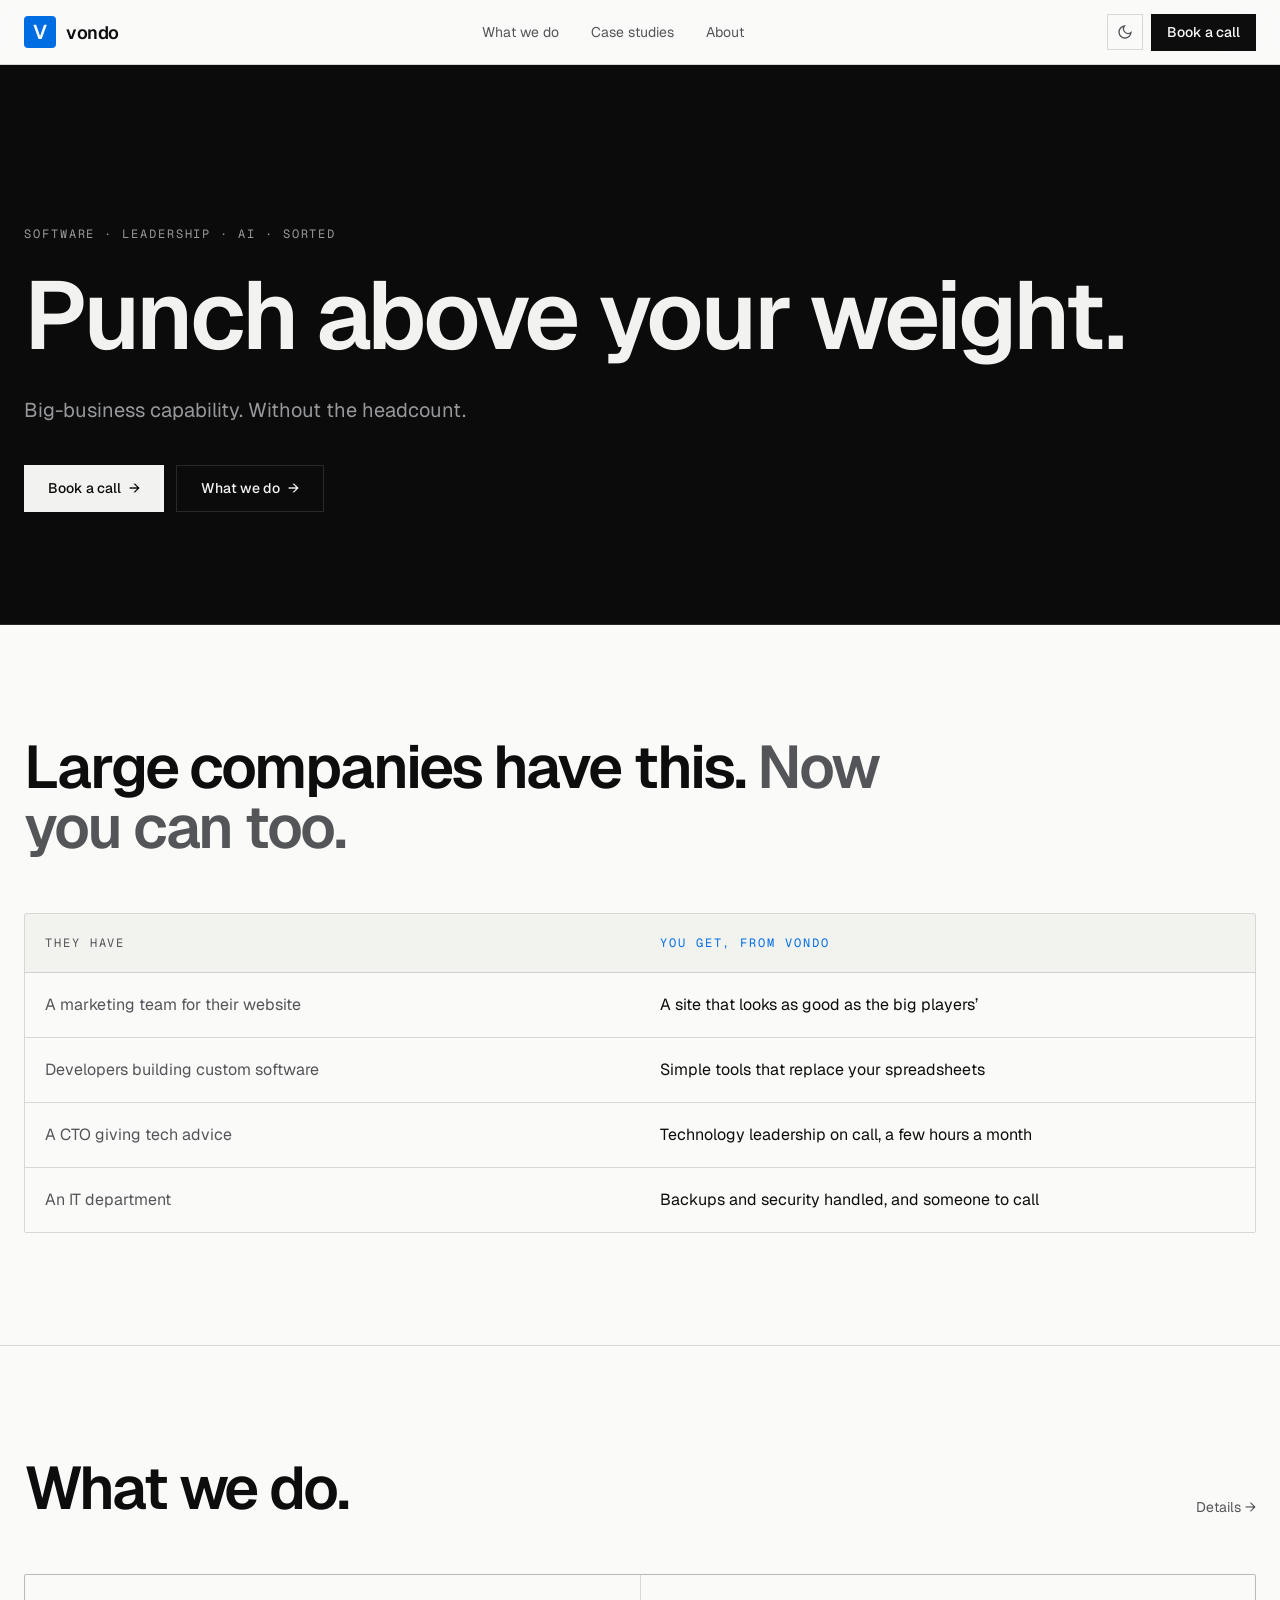
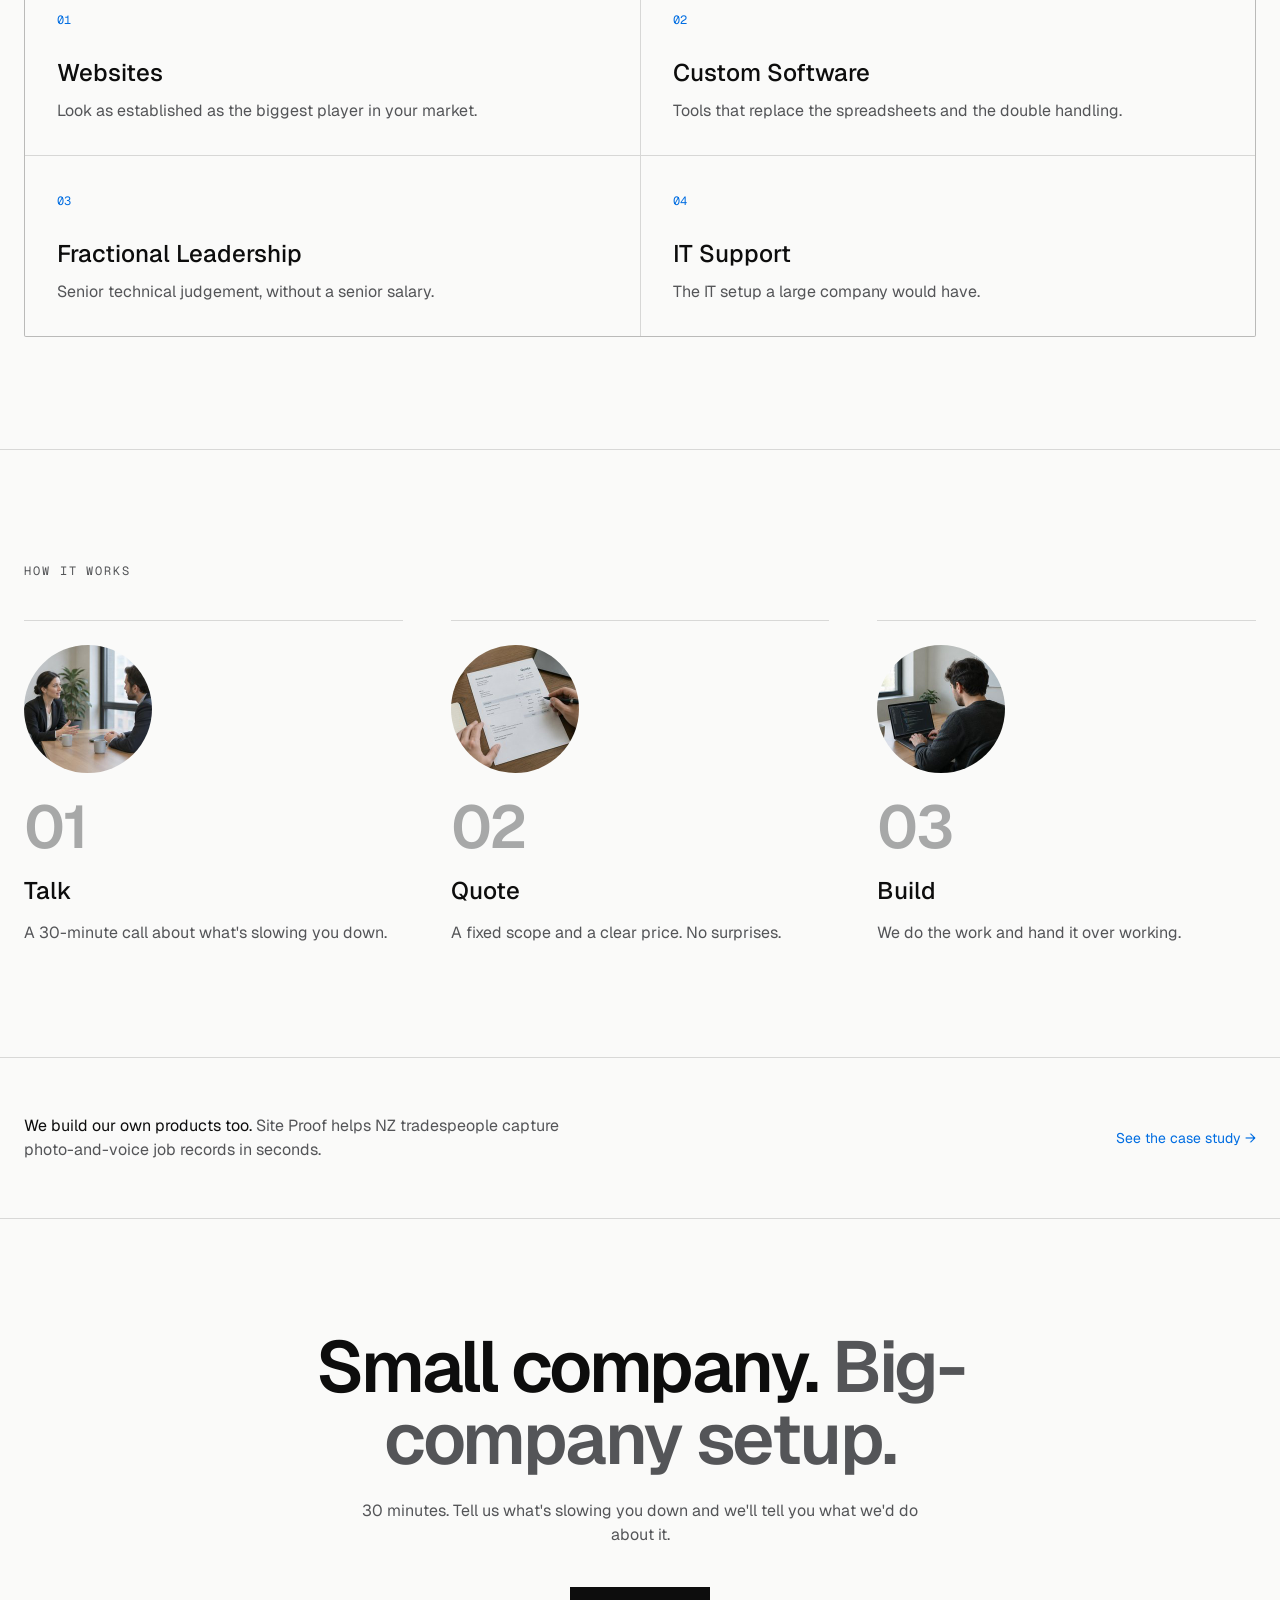
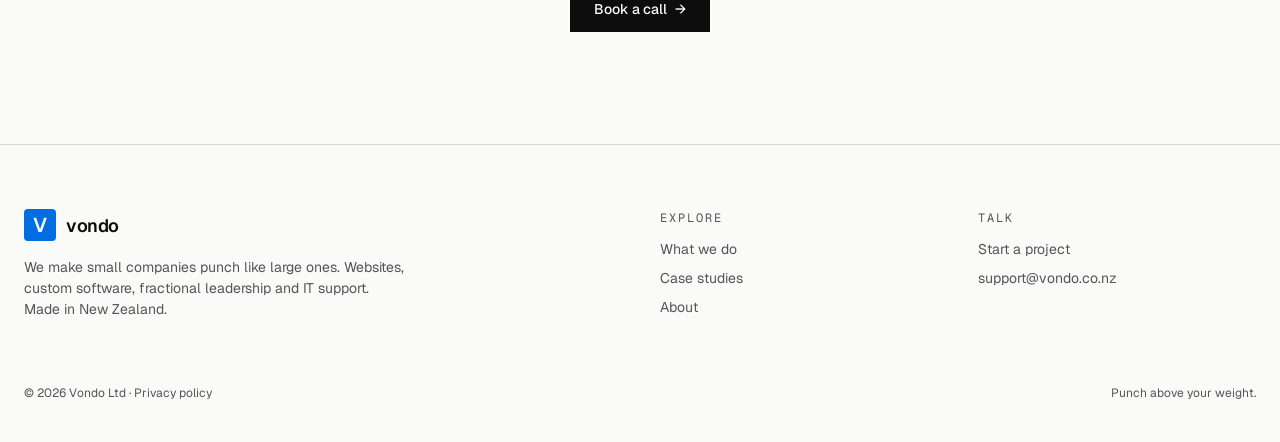
<file: index.html>
<!DOCTYPE html>
<html lang="en-NZ">
<head>
  <meta charset="UTF-8">
  <meta name="viewport" content="width=device-width, initial-scale=1">
  <title>Vondo — Punch above your weight</title>
  <meta name="description" content="Vondo makes small companies punch like large ones. Websites, custom software, fractional leadership and IT support.">
  <meta property="og:site_name" content="Vondo">
  <meta property="og:title" content="Vondo — Punch above your weight">
  <meta property="og:description" content="We make small companies punch like large ones.">
  <meta property="og:type" content="website">
  <meta name="twitter:card" content="summary_large_image">
  <link rel="icon" type="image/svg+xml" href="/assets/favicon.svg">
  <link rel="preconnect" href="https://fonts.googleapis.com">
  <link rel="preconnect" href="https://fonts.gstatic.com" crossorigin>
  <link rel="stylesheet" href="https://fonts.googleapis.com/css2?family=Geist:wght@300..700&amp;family=Geist+Mono&amp;display=swap">
  <link rel="stylesheet" href="/styles.css">
  <script>try{if(localStorage.getItem("theme")==="dark")document.documentElement.classList.add("dark")}catch(e){}</script>
</head>
<body>

  <header class="site-header">
    <div class="container header-inner">
      <a href="/" class="logo">
        <span class="logo-mark">V</span>
        <span class="logo-text">vondo</span>
      </a>
      <nav class="nav-main" aria-label="Main">
        <a href="/#compare" class="link-muted">What we do</a>
        <a href="/case-studies.html" class="link-muted">Case studies</a>
        <a href="/about.html" class="link-muted">About</a>
      </nav>
      <div class="header-actions">
        <button type="button" class="theme-toggle" aria-label="Switch to dark mode">
          <svg class="icon-moon" width="16" height="16" viewBox="0 0 24 24" fill="none" stroke="currentColor" stroke-width="2" aria-hidden="true"><path d="M21 12.8A9 9 0 1 1 11.2 3a7 7 0 0 0 9.8 9.8z"/></svg>
          <svg class="icon-sun" width="16" height="16" viewBox="0 0 24 24" fill="none" stroke="currentColor" stroke-width="2" aria-hidden="true"><circle cx="12" cy="12" r="4"/><path d="M12 2v2M12 20v2M4.9 4.9l1.4 1.4M17.7 17.7l1.4 1.4M2 12h2M20 12h2M4.9 19.1l1.4-1.4M17.7 6.3l1.4-1.4"/></svg>
        </button>
        <a href="/contact.html" class="header-cta">Book a call</a>
      </div>
    </div>
    <nav class="nav-mobile" aria-label="Main">
    <a href="/#compare">What we do</a>
    <a href="/case-studies.html">Case studies</a>
    <a href="/about.html">About</a>
    </nav>
  </header>

  <main>
    <section class="home-hero dark">
      <div class="container">
        <p class="eyebrow fade-up">Software · Leadership · AI · Sorted</p>
        <h1 class="display h1-hero fade-up">Punch above your weight.</h1>
        <p class="lede fade-up">Big-business capability. Without the headcount.</p>
        <div class="actions fade-up">
          <a href="/contact.html" class="btn btn-primary">Book a call <span aria-hidden="true">→</span></a>
          <a href="#compare" class="btn btn-ghost">What we do <span aria-hidden="true">→</span></a>
        </div>
      </div>
    </section>

    <section id="compare" class="container section">
      <h2 class="display h2" style="max-width:56rem">Large companies have this. <span class="muted">Now you can too.</span></h2>
      <div class="compare">
        <div class="compare-row compare-head">
          <p class="eyebrow">They have</p>
          <p class="eyebrow">You get, from Vondo</p>
        </div>
          <div class="compare-row">
            <p class="muted">A marketing team for their website</p>
            <p>A site that looks as good as the big players’</p>
          </div>
          <div class="compare-row">
            <p class="muted">Developers building custom software</p>
            <p>Simple tools that replace your spreadsheets</p>
          </div>
          <div class="compare-row">
            <p class="muted">A CTO giving tech advice</p>
            <p>Technology leadership on call, a few hours a month</p>
          </div>
          <div class="compare-row">
            <p class="muted">An IT department</p>
            <p>Backups and security handled, and someone to call</p>
          </div>
      </div>
    </section>

    <section class="border-y">
      <div class="container section">
        <div class="section-head">
          <h2 class="display h2">What we do.</h2>
          <a href="/services.html" class="link-muted">Details →</a>
        </div>
        <div class="tiles hover">
          <div class="tile">
            <span class="mono primary" style="font-size:0.75rem">01</span>
            <h3>Websites</h3>
            <p>Look as established as the biggest player in your market.</p>
          </div>
          <div class="tile">
            <span class="mono primary" style="font-size:0.75rem">02</span>
            <h3>Custom Software</h3>
            <p>Tools that replace the spreadsheets and the double handling.</p>
          </div>
          <div class="tile">
            <span class="mono primary" style="font-size:0.75rem">03</span>
            <h3>Fractional Leadership</h3>
            <p>Senior technical judgement, without a senior salary.</p>
          </div>
          <div class="tile">
            <span class="mono primary" style="font-size:0.75rem">04</span>
            <h3>IT Support</h3>
            <p>The IT setup a large company would have.</p>
          </div>
        </div>
      </div>
    </section>

    <section class="container section">
      <p class="eyebrow">How it works</p>
      <div class="steps">
          <div class="step">
            <img src="/assets/step-talk.jpg" alt="Two people talking across a table" loading="lazy" width="128" height="128">
            <span class="display num">01</span>
            <h3>Talk</h3>
            <p>A 30-minute call about what's slowing you down.</p>
          </div>
          <div class="step">
            <img src="/assets/step-quote.jpg" alt="A printed quote being reviewed" loading="lazy" width="128" height="128">
            <span class="display num">02</span>
            <h3>Quote</h3>
            <p>A fixed scope and a clear price. No surprises.</p>
          </div>
          <div class="step">
            <img src="/assets/step-build.jpg" alt="A developer writing code on a laptop" loading="lazy" width="128" height="128">
            <span class="display num">03</span>
            <h3>Build</h3>
            <p>We do the work and hand it over working.</p>
          </div>
      </div>
    </section>

    <section class="border-t">
      <div class="container strip">
        <p><span class="fg">We build our own products too.</span> Site Proof helps NZ tradespeople capture photo-and-voice job records in seconds.</p>
        <a href="/case-studies.html" class="link-primary">See the case study →</a>
      </div>
    </section>

    <section class="border-t">
      <div class="container final-cta">
        <h2 class="display h2-lg">Small company. <span class="muted">Big-company setup.</span></h2>
        <p>30 minutes. Tell us what's slowing you down and we'll tell you what we'd do about it.</p>
        <div class="actions"><a href="/contact.html" class="btn btn-primary">Book a call <span aria-hidden="true">→</span></a></div>
      </div>
    </section>
  </main>

  <footer class="site-footer">
    <div class="container footer-grid">
      <div class="footer-about">
        <a href="/" class="logo">
          <span class="logo-mark">V</span>
          <span class="logo-text">vondo</span>
        </a>
        <p class="blurb">We make small companies punch like large ones. Websites, custom software, fractional leadership and IT support. Made in New Zealand.</p>
      </div>
      <div class="footer-col">
        <p class="eyebrow">Explore</p>
        <a href="/#compare" class="link-muted">What we do</a>
        <a href="/case-studies.html" class="link-muted">Case studies</a>
        <a href="/about.html" class="link-muted">About</a>
      </div>
      <div class="footer-col">
        <p class="eyebrow">Talk</p>
        <a href="/contact.html" class="link-muted">Start a project</a>
        <a href="mailto:support@vondo.co.nz" class="link-muted">support@vondo.co.nz</a>
      </div>
    </div>
    <div class="container footer-bottom">
      <span>&copy; <span data-year>2026</span> Vondo Ltd &middot; <a href="/privacy-policy.html">Privacy policy</a></span>
      <span>Punch above your weight.</span>
    </div>
  </footer>

  <script src="/main.js"></script>
</body>
</html>
</file>
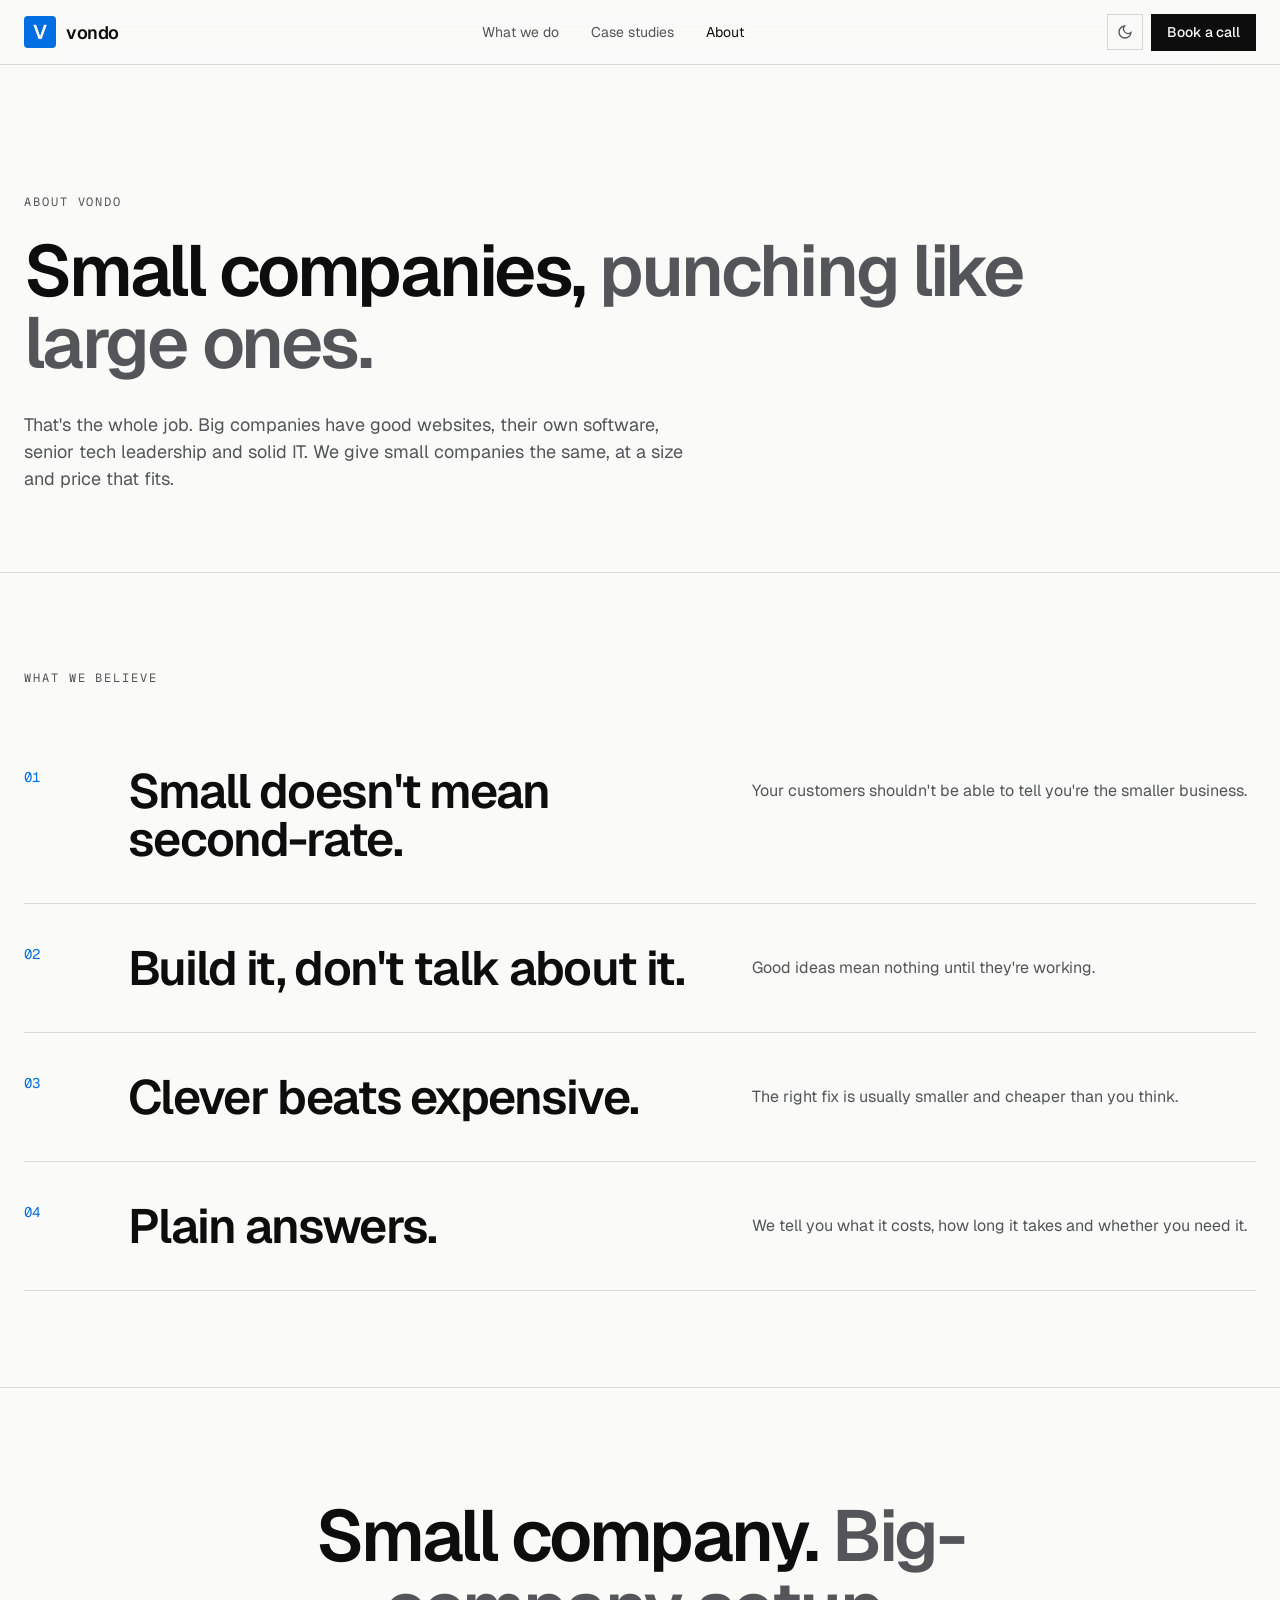
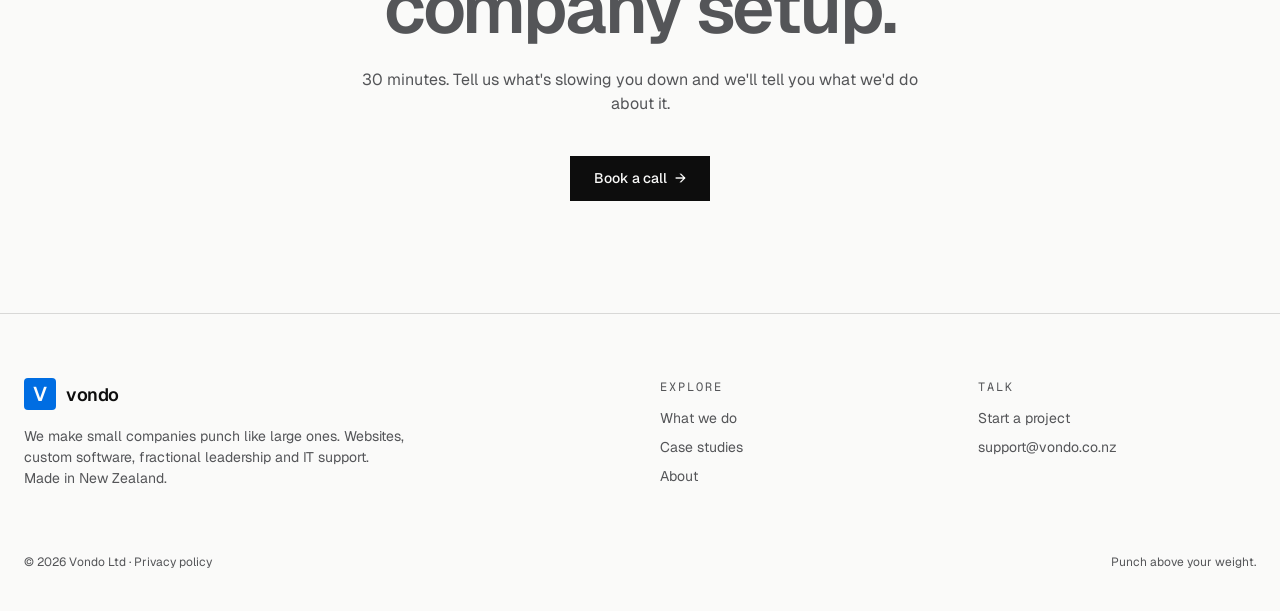
<file: about.html>
<!DOCTYPE html>
<html lang="en-NZ">
<head>
  <meta charset="UTF-8">
  <meta name="viewport" content="width=device-width, initial-scale=1">
  <title>About — Vondo</title>
  <meta name="description" content="Vondo exists to make small companies punch like large ones.">
  <meta property="og:site_name" content="Vondo">
  <meta property="og:title" content="About — Vondo">
  <meta property="og:description" content="Vondo exists to make small companies punch like large ones.">
  <meta property="og:type" content="website">
  <meta name="twitter:card" content="summary_large_image">
  <link rel="icon" type="image/svg+xml" href="/assets/favicon.svg">
  <link rel="preconnect" href="https://fonts.googleapis.com">
  <link rel="preconnect" href="https://fonts.gstatic.com" crossorigin>
  <link rel="stylesheet" href="https://fonts.googleapis.com/css2?family=Geist:wght@300..700&amp;family=Geist+Mono&amp;display=swap">
  <link rel="stylesheet" href="/styles.css">
  <script>try{if(localStorage.getItem("theme")==="dark")document.documentElement.classList.add("dark")}catch(e){}</script>
</head>
<body>

  <header class="site-header">
    <div class="container header-inner">
      <a href="/" class="logo">
        <span class="logo-mark">V</span>
        <span class="logo-text">vondo</span>
      </a>
      <nav class="nav-main" aria-label="Main">
        <a href="/#compare" class="link-muted">What we do</a>
        <a href="/case-studies.html" class="link-muted">Case studies</a>
        <a href="/about.html" class="link-muted active" aria-current="page">About</a>
      </nav>
      <div class="header-actions">
        <button type="button" class="theme-toggle" aria-label="Switch to dark mode">
          <svg class="icon-moon" width="16" height="16" viewBox="0 0 24 24" fill="none" stroke="currentColor" stroke-width="2" aria-hidden="true"><path d="M21 12.8A9 9 0 1 1 11.2 3a7 7 0 0 0 9.8 9.8z"/></svg>
          <svg class="icon-sun" width="16" height="16" viewBox="0 0 24 24" fill="none" stroke="currentColor" stroke-width="2" aria-hidden="true"><circle cx="12" cy="12" r="4"/><path d="M12 2v2M12 20v2M4.9 4.9l1.4 1.4M17.7 17.7l1.4 1.4M2 12h2M20 12h2M4.9 19.1l1.4-1.4M17.7 6.3l1.4-1.4"/></svg>
        </button>
        <a href="/contact.html" class="header-cta">Book a call</a>
      </div>
    </div>
    <nav class="nav-mobile" aria-label="Main">
    <a href="/#compare">What we do</a>
    <a href="/case-studies.html">Case studies</a>
    <a href="/about.html">About</a>
    </nav>
  </header>

  <main>
    <section class="page-hero">
      <div class="container">
        <p class="eyebrow fade-up">About Vondo</p>
        <h1 class="display h1 fade-up">Small companies, <span class="muted">punching like large ones.</span></h1>
        <p class="lede fade-up">That's the whole job. Big companies have good websites, their own software, senior tech leadership and solid IT. We give small companies the same, at a size and price that fits.</p>
      </div>
    </section>

    <section class="container section-md">
      <p class="eyebrow">What we believe</p>
      <div style="margin-top:2.5rem">
        <div class="row12 value">
          <span class="idx span-1">01</span>
          <h2 class="display span-6">Small doesn't mean second-rate.</h2>
          <p class="muted span-5 md-pt">Your customers shouldn't be able to tell you're the smaller business.</p>
        </div>
        <div class="row12 value">
          <span class="idx span-1">02</span>
          <h2 class="display span-6">Build it, don't talk about it.</h2>
          <p class="muted span-5 md-pt">Good ideas mean nothing until they're working.</p>
        </div>
        <div class="row12 value">
          <span class="idx span-1">03</span>
          <h2 class="display span-6">Clever beats expensive.</h2>
          <p class="muted span-5 md-pt">The right fix is usually smaller and cheaper than you think.</p>
        </div>
        <div class="row12 value">
          <span class="idx span-1">04</span>
          <h2 class="display span-6">Plain answers.</h2>
          <p class="muted span-5 md-pt">We tell you what it costs, how long it takes and whether you need it.</p>
        </div>
      </div>
    </section>

    <section class="border-t">
      <div class="container final-cta">
        <h2 class="display h2-lg">Small company. <span class="muted">Big-company setup.</span></h2>
        <p>30 minutes. Tell us what's slowing you down and we'll tell you what we'd do about it.</p>
        <div class="actions"><a href="/contact.html" class="btn btn-primary">Book a call <span aria-hidden="true">→</span></a></div>
      </div>
    </section>
  </main>

  <footer class="site-footer">
    <div class="container footer-grid">
      <div class="footer-about">
        <a href="/" class="logo">
          <span class="logo-mark">V</span>
          <span class="logo-text">vondo</span>
        </a>
        <p class="blurb">We make small companies punch like large ones. Websites, custom software, fractional leadership and IT support. Made in New Zealand.</p>
      </div>
      <div class="footer-col">
        <p class="eyebrow">Explore</p>
        <a href="/#compare" class="link-muted">What we do</a>
        <a href="/case-studies.html" class="link-muted">Case studies</a>
        <a href="/about.html" class="link-muted">About</a>
      </div>
      <div class="footer-col">
        <p class="eyebrow">Talk</p>
        <a href="/contact.html" class="link-muted">Start a project</a>
        <a href="mailto:support@vondo.co.nz" class="link-muted">support@vondo.co.nz</a>
      </div>
    </div>
    <div class="container footer-bottom">
      <span>&copy; <span data-year>2026</span> Vondo Ltd &middot; <a href="/privacy-policy.html">Privacy policy</a></span>
      <span>Punch above your weight.</span>
    </div>
  </footer>

  <script src="/main.js"></script>
</body>
</html>
</file>
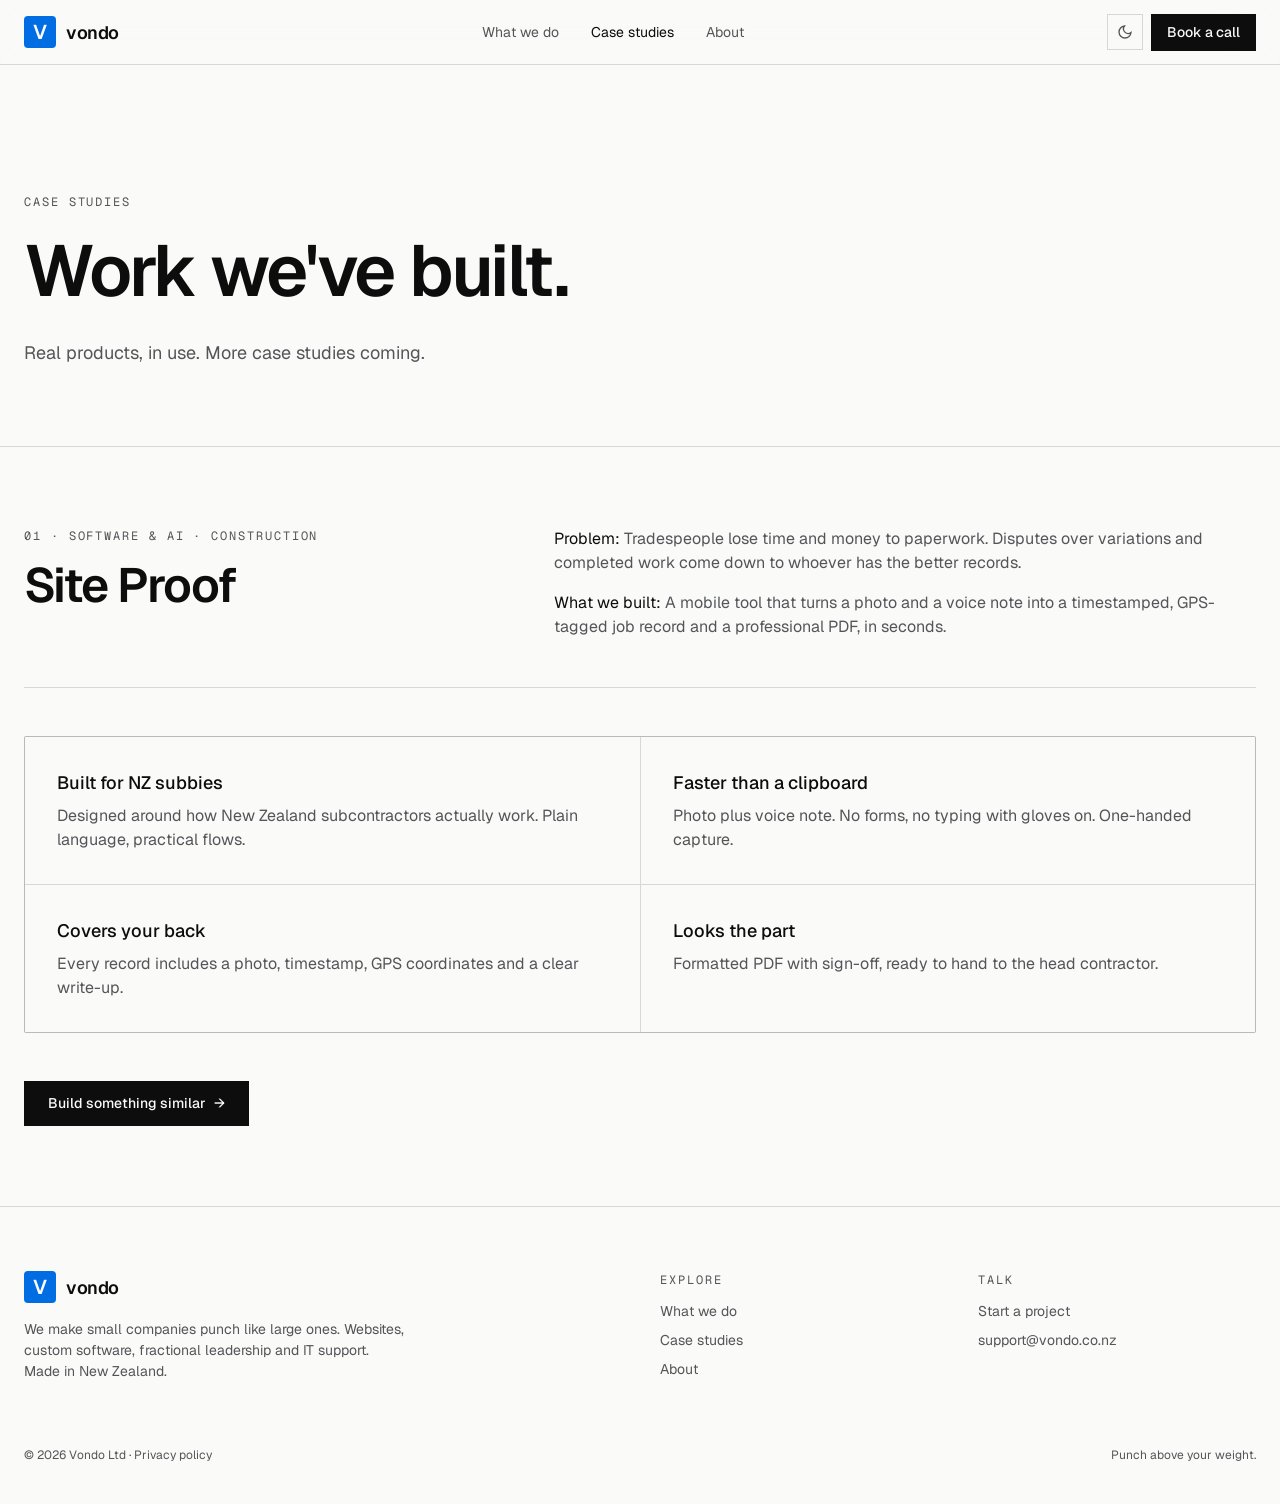
<file: case-studies.html>
<!DOCTYPE html>
<html lang="en-NZ">
<head>
  <meta charset="UTF-8">
  <meta name="viewport" content="width=device-width, initial-scale=1">
  <title>Case studies — Vondo</title>
  <meta name="description" content="Work we've built. Site Proof: fast photo and voice job records for New Zealand tradespeople.">
  <meta property="og:site_name" content="Vondo">
  <meta property="og:title" content="Case studies — Vondo">
  <meta property="og:description" content="Site Proof: job records for NZ trades, built by Vondo.">
  <meta property="og:type" content="website">
  <meta name="twitter:card" content="summary_large_image">
  <link rel="icon" type="image/svg+xml" href="/assets/favicon.svg">
  <link rel="preconnect" href="https://fonts.googleapis.com">
  <link rel="preconnect" href="https://fonts.gstatic.com" crossorigin>
  <link rel="stylesheet" href="https://fonts.googleapis.com/css2?family=Geist:wght@300..700&amp;family=Geist+Mono&amp;display=swap">
  <link rel="stylesheet" href="/styles.css">
  <script>try{if(localStorage.getItem("theme")==="dark")document.documentElement.classList.add("dark")}catch(e){}</script>
</head>
<body>

  <header class="site-header">
    <div class="container header-inner">
      <a href="/" class="logo">
        <span class="logo-mark">V</span>
        <span class="logo-text">vondo</span>
      </a>
      <nav class="nav-main" aria-label="Main">
        <a href="/#compare" class="link-muted">What we do</a>
        <a href="/case-studies.html" class="link-muted active" aria-current="page">Case studies</a>
        <a href="/about.html" class="link-muted">About</a>
      </nav>
      <div class="header-actions">
        <button type="button" class="theme-toggle" aria-label="Switch to dark mode">
          <svg class="icon-moon" width="16" height="16" viewBox="0 0 24 24" fill="none" stroke="currentColor" stroke-width="2" aria-hidden="true"><path d="M21 12.8A9 9 0 1 1 11.2 3a7 7 0 0 0 9.8 9.8z"/></svg>
          <svg class="icon-sun" width="16" height="16" viewBox="0 0 24 24" fill="none" stroke="currentColor" stroke-width="2" aria-hidden="true"><circle cx="12" cy="12" r="4"/><path d="M12 2v2M12 20v2M4.9 4.9l1.4 1.4M17.7 17.7l1.4 1.4M2 12h2M20 12h2M4.9 19.1l1.4-1.4M17.7 6.3l1.4-1.4"/></svg>
        </button>
        <a href="/contact.html" class="header-cta">Book a call</a>
      </div>
    </div>
    <nav class="nav-mobile" aria-label="Main">
    <a href="/#compare">What we do</a>
    <a href="/case-studies.html">Case studies</a>
    <a href="/about.html">About</a>
    </nav>
  </header>

  <main>
    <section class="page-hero">
      <div class="container">
        <p class="eyebrow fade-up">Case studies</p>
        <h1 class="display h1 fade-up">Work we've built.</h1>
        <p class="lede fade-up">Real products, in use. More case studies coming.</p>
      </div>
    </section>

    <section class="container" style="padding-top:5rem;padding-bottom:5rem">
      <div class="row12 case-intro" style="padding-top:0;padding-bottom:3rem;gap:2.5rem">
        <div class="span-5">
          <p class="eyebrow">01 · Software &amp; AI · Construction</p>
          <h2 class="display">Site Proof</h2>
        </div>
        <div class="copy span-7">
          <p><span class="fg">Problem:</span> Tradespeople lose time and money to paperwork. Disputes over variations and completed work come down to whoever has the better records.</p>
          <p><span class="fg">What we built:</span> A mobile tool that turns a photo and a voice note into a timestamped, GPS-tagged job record and a professional PDF, in seconds.</p>
        </div>
      </div>
      <div class="tiles" style="margin-top:3rem">
          <div class="tile">
            <h3 class="sm">Built for NZ subbies</h3>
            <p>Designed around how New Zealand subcontractors actually work. Plain language, practical flows.</p>
          </div>
          <div class="tile">
            <h3 class="sm">Faster than a clipboard</h3>
            <p>Photo plus voice note. No forms, no typing with gloves on. One-handed capture.</p>
          </div>
          <div class="tile">
            <h3 class="sm">Covers your back</h3>
            <p>Every record includes a photo, timestamp, GPS coordinates and a clear write-up.</p>
          </div>
          <div class="tile">
            <h3 class="sm">Looks the part</h3>
            <p>Formatted PDF with sign-off, ready to hand to the head contractor.</p>
          </div>
      </div>
      <div class="actions-row">
        <a href="/contact.html" class="btn btn-primary">Build something similar <span aria-hidden="true">→</span></a>
      </div>
    </section>
  </main>

  <footer class="site-footer">
    <div class="container footer-grid">
      <div class="footer-about">
        <a href="/" class="logo">
          <span class="logo-mark">V</span>
          <span class="logo-text">vondo</span>
        </a>
        <p class="blurb">We make small companies punch like large ones. Websites, custom software, fractional leadership and IT support. Made in New Zealand.</p>
      </div>
      <div class="footer-col">
        <p class="eyebrow">Explore</p>
        <a href="/#compare" class="link-muted">What we do</a>
        <a href="/case-studies.html" class="link-muted">Case studies</a>
        <a href="/about.html" class="link-muted">About</a>
      </div>
      <div class="footer-col">
        <p class="eyebrow">Talk</p>
        <a href="/contact.html" class="link-muted">Start a project</a>
        <a href="mailto:support@vondo.co.nz" class="link-muted">support@vondo.co.nz</a>
      </div>
    </div>
    <div class="container footer-bottom">
      <span>&copy; <span data-year>2026</span> Vondo Ltd &middot; <a href="/privacy-policy.html">Privacy policy</a></span>
      <span>Punch above your weight.</span>
    </div>
  </footer>

  <script src="/main.js"></script>
</body>
</html>
</file>
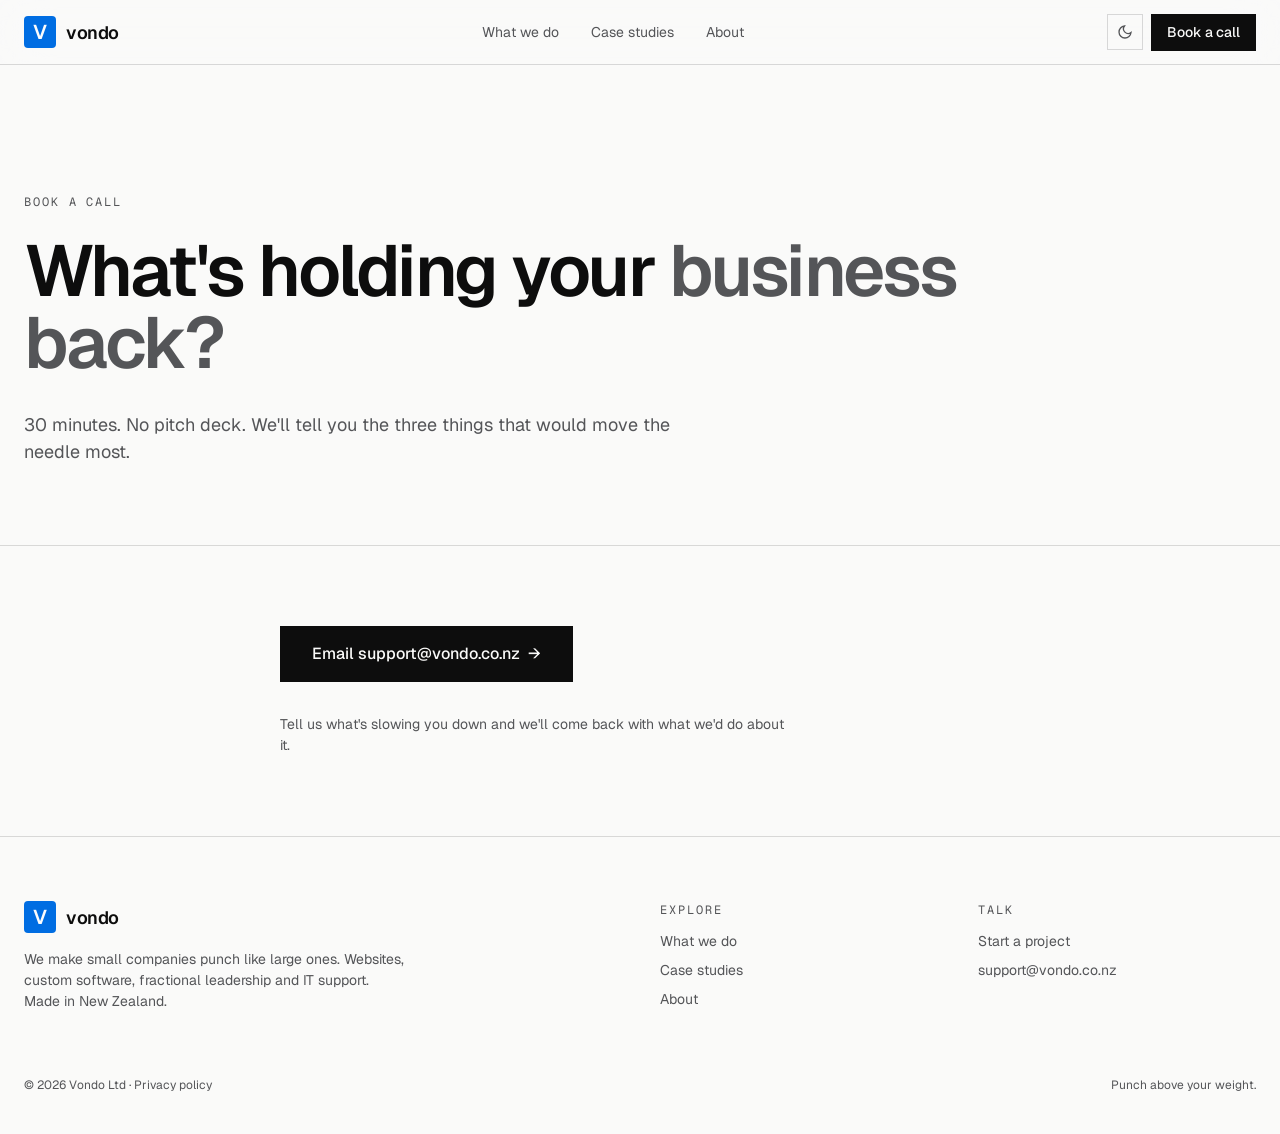
<file: contact.html>
<!DOCTYPE html>
<html lang="en-NZ">
<head>
  <meta charset="UTF-8">
  <meta name="viewport" content="width=device-width, initial-scale=1">
  <title>Book a call — Vondo</title>
  <meta name="description" content="Tell us what's slowing your business down. 30 minutes, no pitch deck.">
  <meta property="og:site_name" content="Vondo">
  <meta property="og:title" content="Book a call — Vondo">
  <meta property="og:description" content="Start a conversation with Vondo.">
  <meta property="og:type" content="website">
  <meta name="twitter:card" content="summary_large_image">
  <link rel="icon" type="image/svg+xml" href="/assets/favicon.svg">
  <link rel="preconnect" href="https://fonts.googleapis.com">
  <link rel="preconnect" href="https://fonts.gstatic.com" crossorigin>
  <link rel="stylesheet" href="https://fonts.googleapis.com/css2?family=Geist:wght@300..700&amp;family=Geist+Mono&amp;display=swap">
  <link rel="stylesheet" href="/styles.css">
  <script>try{if(localStorage.getItem("theme")==="dark")document.documentElement.classList.add("dark")}catch(e){}</script>
</head>
<body>

  <header class="site-header">
    <div class="container header-inner">
      <a href="/" class="logo">
        <span class="logo-mark">V</span>
        <span class="logo-text">vondo</span>
      </a>
      <nav class="nav-main" aria-label="Main">
        <a href="/#compare" class="link-muted">What we do</a>
        <a href="/case-studies.html" class="link-muted">Case studies</a>
        <a href="/about.html" class="link-muted">About</a>
      </nav>
      <div class="header-actions">
        <button type="button" class="theme-toggle" aria-label="Switch to dark mode">
          <svg class="icon-moon" width="16" height="16" viewBox="0 0 24 24" fill="none" stroke="currentColor" stroke-width="2" aria-hidden="true"><path d="M21 12.8A9 9 0 1 1 11.2 3a7 7 0 0 0 9.8 9.8z"/></svg>
          <svg class="icon-sun" width="16" height="16" viewBox="0 0 24 24" fill="none" stroke="currentColor" stroke-width="2" aria-hidden="true"><circle cx="12" cy="12" r="4"/><path d="M12 2v2M12 20v2M4.9 4.9l1.4 1.4M17.7 17.7l1.4 1.4M2 12h2M20 12h2M4.9 19.1l1.4-1.4M17.7 6.3l1.4-1.4"/></svg>
        </button>
        <a href="/contact.html" class="header-cta">Book a call</a>
      </div>
    </div>
    <nav class="nav-mobile" aria-label="Main">
    <a href="/#compare">What we do</a>
    <a href="/case-studies.html">Case studies</a>
    <a href="/about.html">About</a>
    </nav>
  </header>

  <main>
    <section class="page-hero">
      <div class="container">
        <p class="eyebrow fade-up">Book a call</p>
        <h1 class="display h1 fade-up">What's holding your <span class="muted">business back?</span></h1>
        <p class="lede fade-up">30 minutes. No pitch deck. We'll tell you the three things that would move the needle most.</p>
      </div>
    </section>

    <section class="container-narrow" style="padding-top:5rem;padding-bottom:5rem">
      <a href="mailto:support@vondo.co.nz?subject=New%20enquiry&amp;body=Name%3A%0ACompany%3A%0AEmail%3A%0A%0AWhat's%20slowing%20you%20down%3A" class="btn btn-primary btn-lg">Email support@vondo.co.nz <span aria-hidden="true">→</span></a>
      <p class="contact-note">Tell us what's slowing you down and we'll come back with what we'd do about it.</p>
    </section>
  </main>

  <footer class="site-footer">
    <div class="container footer-grid">
      <div class="footer-about">
        <a href="/" class="logo">
          <span class="logo-mark">V</span>
          <span class="logo-text">vondo</span>
        </a>
        <p class="blurb">We make small companies punch like large ones. Websites, custom software, fractional leadership and IT support. Made in New Zealand.</p>
      </div>
      <div class="footer-col">
        <p class="eyebrow">Explore</p>
        <a href="/#compare" class="link-muted">What we do</a>
        <a href="/case-studies.html" class="link-muted">Case studies</a>
        <a href="/about.html" class="link-muted">About</a>
      </div>
      <div class="footer-col">
        <p class="eyebrow">Talk</p>
        <a href="/contact.html" class="link-muted">Start a project</a>
        <a href="mailto:support@vondo.co.nz" class="link-muted">support@vondo.co.nz</a>
      </div>
    </div>
    <div class="container footer-bottom">
      <span>&copy; <span data-year>2026</span> Vondo Ltd &middot; <a href="/privacy-policy.html">Privacy policy</a></span>
      <span>Punch above your weight.</span>
    </div>
  </footer>

  <script src="/main.js"></script>
</body>
</html>
</file>
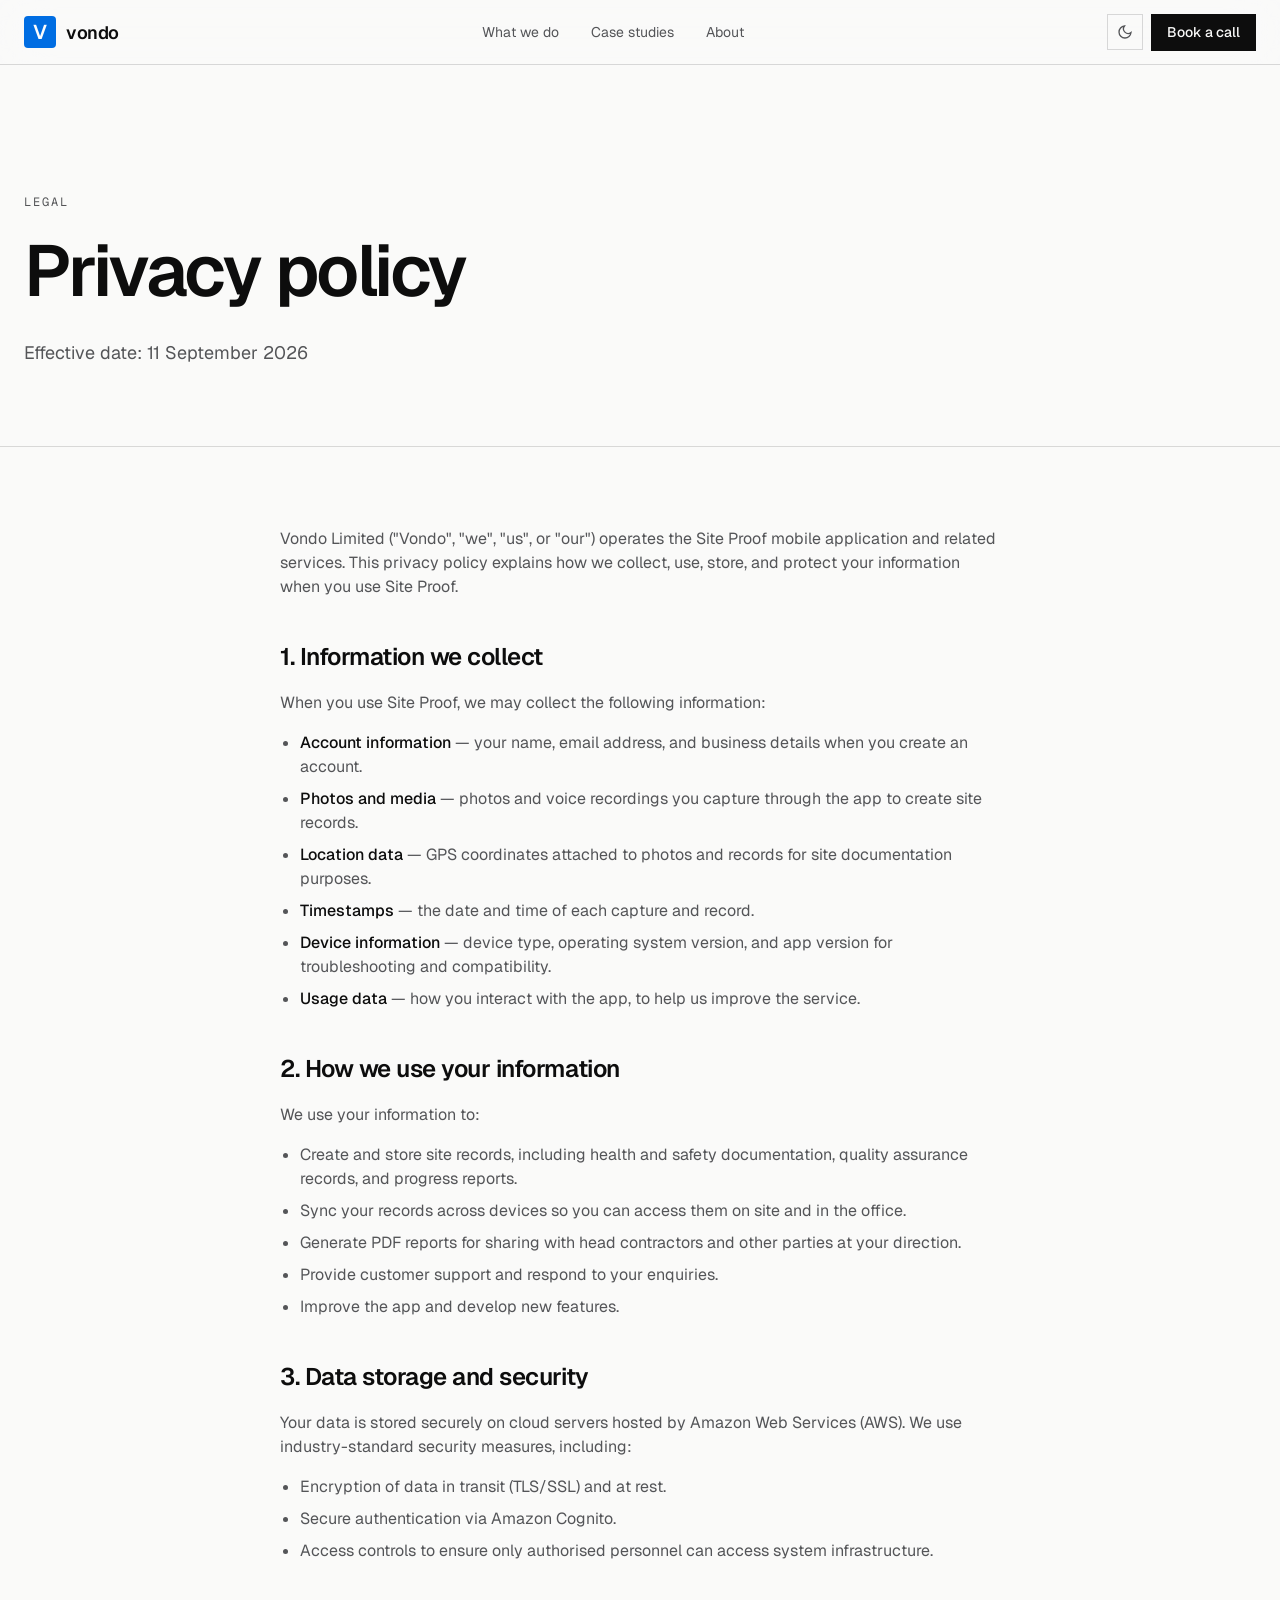
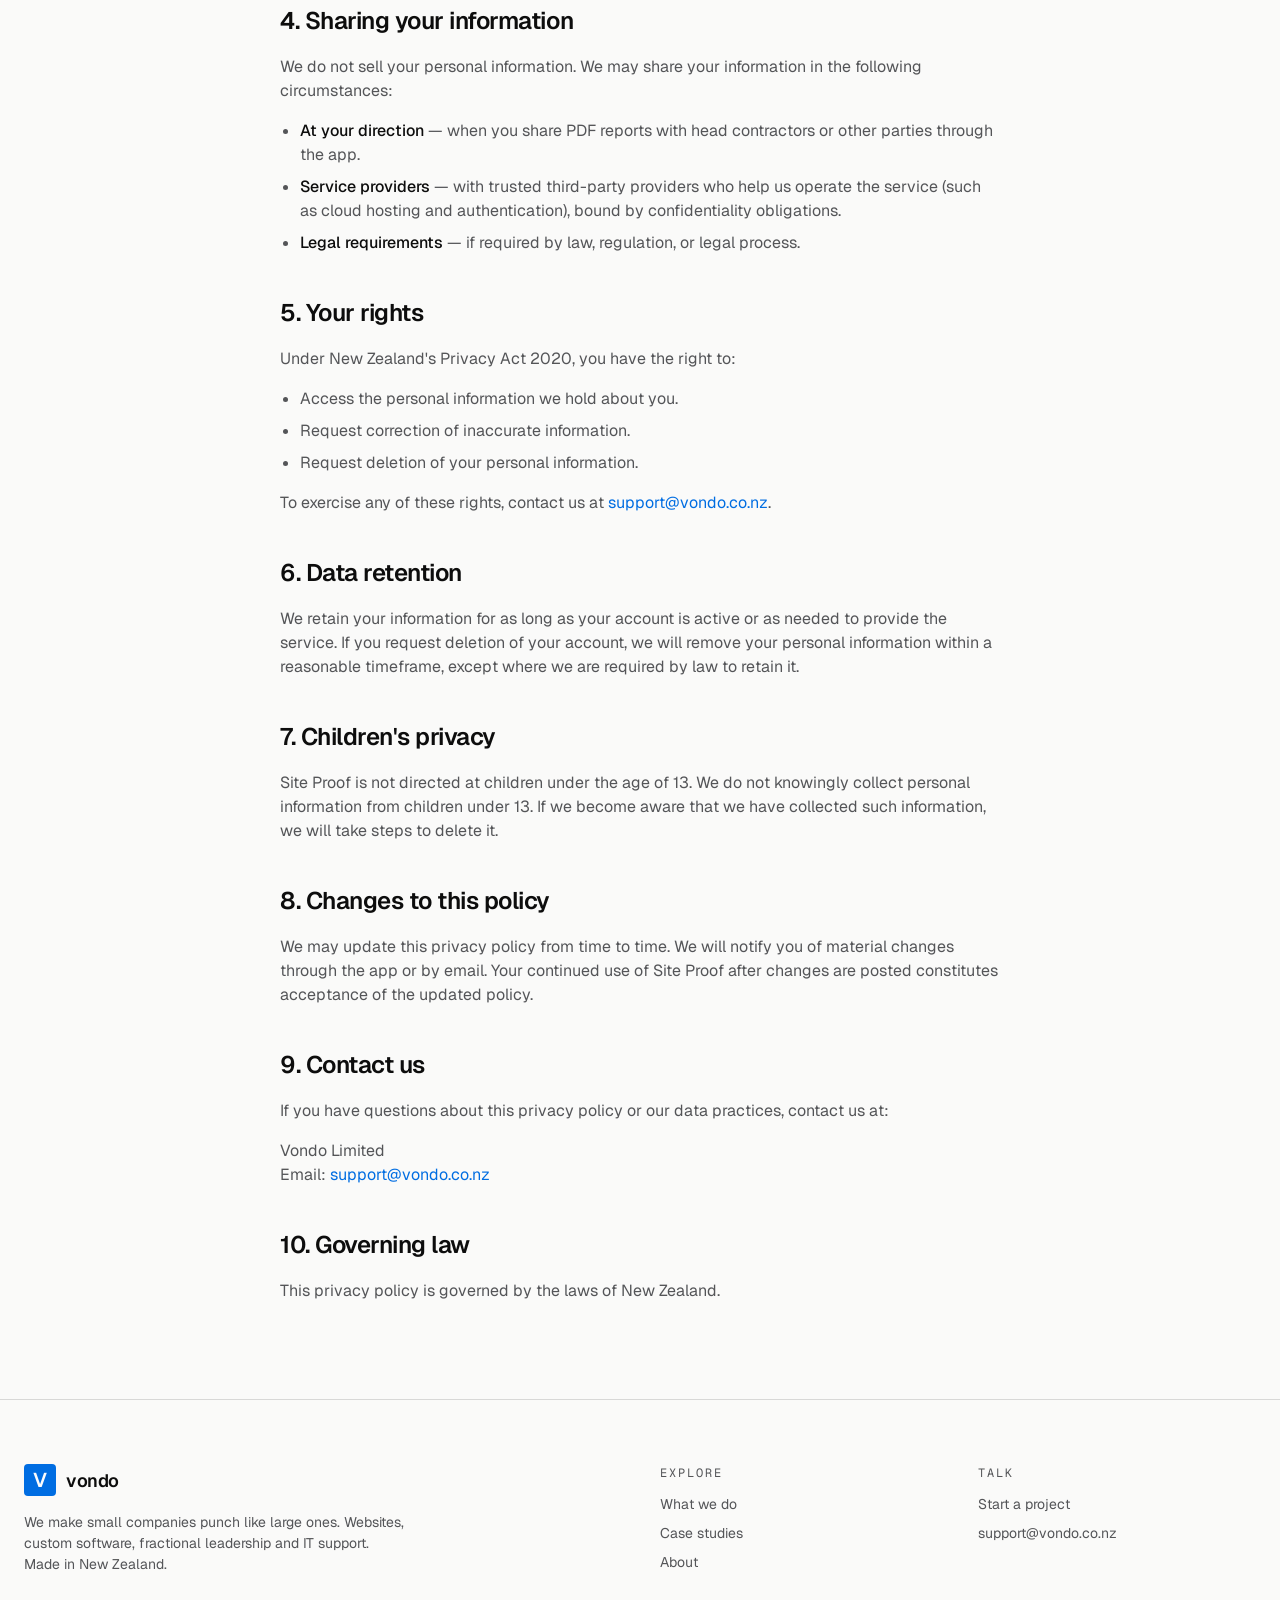
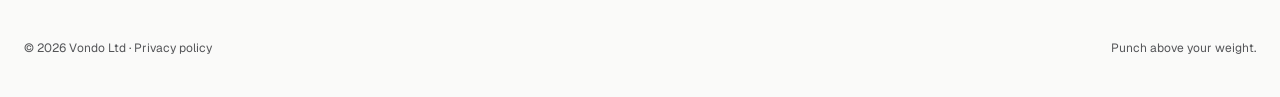
<file: privacy-policy.html>
<!DOCTYPE html>
<html lang="en-NZ">
<head>
  <meta charset="UTF-8">
  <meta name="viewport" content="width=device-width, initial-scale=1">
  <title>Privacy Policy — Vondo Limited</title>
  <meta name="description" content="Privacy policy for Site Proof and Vondo Limited.">
  <meta property="og:site_name" content="Vondo">
  <meta property="og:title" content="Privacy Policy — Vondo Limited">
  <meta property="og:description" content="Privacy policy for Site Proof and Vondo Limited.">
  <meta property="og:type" content="website">
  <meta name="twitter:card" content="summary_large_image">
  <link rel="icon" type="image/svg+xml" href="/assets/favicon.svg">
  <link rel="preconnect" href="https://fonts.googleapis.com">
  <link rel="preconnect" href="https://fonts.gstatic.com" crossorigin>
  <link rel="stylesheet" href="https://fonts.googleapis.com/css2?family=Geist:wght@300..700&amp;family=Geist+Mono&amp;display=swap">
  <link rel="stylesheet" href="/styles.css">
  <script>try{if(localStorage.getItem("theme")==="dark")document.documentElement.classList.add("dark")}catch(e){}</script>
</head>
<body>

  <header class="site-header">
    <div class="container header-inner">
      <a href="/" class="logo">
        <span class="logo-mark">V</span>
        <span class="logo-text">vondo</span>
      </a>
      <nav class="nav-main" aria-label="Main">
        <a href="/#compare" class="link-muted">What we do</a>
        <a href="/case-studies.html" class="link-muted">Case studies</a>
        <a href="/about.html" class="link-muted">About</a>
      </nav>
      <div class="header-actions">
        <button type="button" class="theme-toggle" aria-label="Switch to dark mode">
          <svg class="icon-moon" width="16" height="16" viewBox="0 0 24 24" fill="none" stroke="currentColor" stroke-width="2" aria-hidden="true"><path d="M21 12.8A9 9 0 1 1 11.2 3a7 7 0 0 0 9.8 9.8z"/></svg>
          <svg class="icon-sun" width="16" height="16" viewBox="0 0 24 24" fill="none" stroke="currentColor" stroke-width="2" aria-hidden="true"><circle cx="12" cy="12" r="4"/><path d="M12 2v2M12 20v2M4.9 4.9l1.4 1.4M17.7 17.7l1.4 1.4M2 12h2M20 12h2M4.9 19.1l1.4-1.4M17.7 6.3l1.4-1.4"/></svg>
        </button>
        <a href="/contact.html" class="header-cta">Book a call</a>
      </div>
    </div>
    <nav class="nav-mobile" aria-label="Main">
    <a href="/#compare">What we do</a>
    <a href="/case-studies.html">Case studies</a>
    <a href="/about.html">About</a>
    </nav>
  </header>

  <main>
    <section class="page-hero">
      <div class="container">
        <p class="eyebrow fade-up">Legal</p>
        <h1 class="display h1 fade-up">Privacy policy</h1>
        <p class="lede fade-up">Effective date: 11 September 2026</p>
      </div>
    </section>

    <section class="prose">


      <p>Vondo Limited ("Vondo", "we", "us", or "our") operates the Site Proof mobile application and related services. This privacy policy explains how we collect, use, store, and protect your information when you use Site Proof.</p>

      <h2>1. Information we collect</h2>
      <p>When you use Site Proof, we may collect the following information:</p>
      <ul>
      <li><strong>Account information</strong> — your name, email address, and business details when you create an account.</li>
      <li><strong>Photos and media</strong> — photos and voice recordings you capture through the app to create site records.</li>
      <li><strong>Location data</strong> — GPS coordinates attached to photos and records for site documentation purposes.</li>
      <li><strong>Timestamps</strong> — the date and time of each capture and record.</li>
      <li><strong>Device information</strong> — device type, operating system version, and app version for troubleshooting and compatibility.</li>
      <li><strong>Usage data</strong> — how you interact with the app, to help us improve the service.</li>
      </ul>

      <h2>2. How we use your information</h2>
      <p>We use your information to:</p>
      <ul>
      <li>Create and store site records, including health and safety documentation, quality assurance records, and progress reports.</li>
      <li>Sync your records across devices so you can access them on site and in the office.</li>
      <li>Generate PDF reports for sharing with head contractors and other parties at your direction.</li>
      <li>Provide customer support and respond to your enquiries.</li>
      <li>Improve the app and develop new features.</li>
      </ul>

      <h2>3. Data storage and security</h2>
      <p>Your data is stored securely on cloud servers hosted by Amazon Web Services (AWS). We use industry-standard security measures, including:</p>
      <ul>
      <li>Encryption of data in transit (TLS/SSL) and at rest.</li>
      <li>Secure authentication via Amazon Cognito.</li>
      <li>Access controls to ensure only authorised personnel can access system infrastructure.</li>
      </ul>

      <h2>4. Sharing your information</h2>
      <p>We do not sell your personal information. We may share your information in the following circumstances:</p>
      <ul>
      <li><strong>At your direction</strong> — when you share PDF reports with head contractors or other parties through the app.</li>
      <li><strong>Service providers</strong> — with trusted third-party providers who help us operate the service (such as cloud hosting and authentication), bound by confidentiality obligations.</li>
      <li><strong>Legal requirements</strong> — if required by law, regulation, or legal process.</li>
      </ul>

      <h2>5. Your rights</h2>
      <p>Under New Zealand's Privacy Act 2020, you have the right to:</p>
      <ul>
      <li>Access the personal information we hold about you.</li>
      <li>Request correction of inaccurate information.</li>
      <li>Request deletion of your personal information.</li>
      </ul>
      <p>To exercise any of these rights, contact us at <a href="mailto:support@vondo.co.nz">support@vondo.co.nz</a>.</p>

      <h2>6. Data retention</h2>
      <p>We retain your information for as long as your account is active or as needed to provide the service. If you request deletion of your account, we will remove your personal information within a reasonable timeframe, except where we are required by law to retain it.</p>

      <h2>7. Children's privacy</h2>
      <p>Site Proof is not directed at children under the age of 13. We do not knowingly collect personal information from children under 13. If we become aware that we have collected such information, we will take steps to delete it.</p>

      <h2>8. Changes to this policy</h2>
      <p>We may update this privacy policy from time to time. We will notify you of material changes through the app or by email. Your continued use of Site Proof after changes are posted constitutes acceptance of the updated policy.</p>

      <h2>9. Contact us</h2>
      <p>If you have questions about this privacy policy or our data practices, contact us at:</p>
      <p>
      Vondo Limited<br>
      Email: <a href="mailto:support@vondo.co.nz">support@vondo.co.nz</a>
      </p>

      <h2>10. Governing law</h2>
      <p>This privacy policy is governed by the laws of New Zealand.</p>
    </section>
  </main>

  <footer class="site-footer">
    <div class="container footer-grid">
      <div class="footer-about">
        <a href="/" class="logo">
          <span class="logo-mark">V</span>
          <span class="logo-text">vondo</span>
        </a>
        <p class="blurb">We make small companies punch like large ones. Websites, custom software, fractional leadership and IT support. Made in New Zealand.</p>
      </div>
      <div class="footer-col">
        <p class="eyebrow">Explore</p>
        <a href="/#compare" class="link-muted">What we do</a>
        <a href="/case-studies.html" class="link-muted">Case studies</a>
        <a href="/about.html" class="link-muted">About</a>
      </div>
      <div class="footer-col">
        <p class="eyebrow">Talk</p>
        <a href="/contact.html" class="link-muted">Start a project</a>
        <a href="mailto:support@vondo.co.nz" class="link-muted">support@vondo.co.nz</a>
      </div>
    </div>
    <div class="container footer-bottom">
      <span>&copy; <span data-year>2026</span> Vondo Ltd &middot; <a href="/privacy-policy.html">Privacy policy</a></span>
      <span>Punch above your weight.</span>
    </div>
  </footer>

  <script src="/main.js"></script>
</body>
</html>
</file>
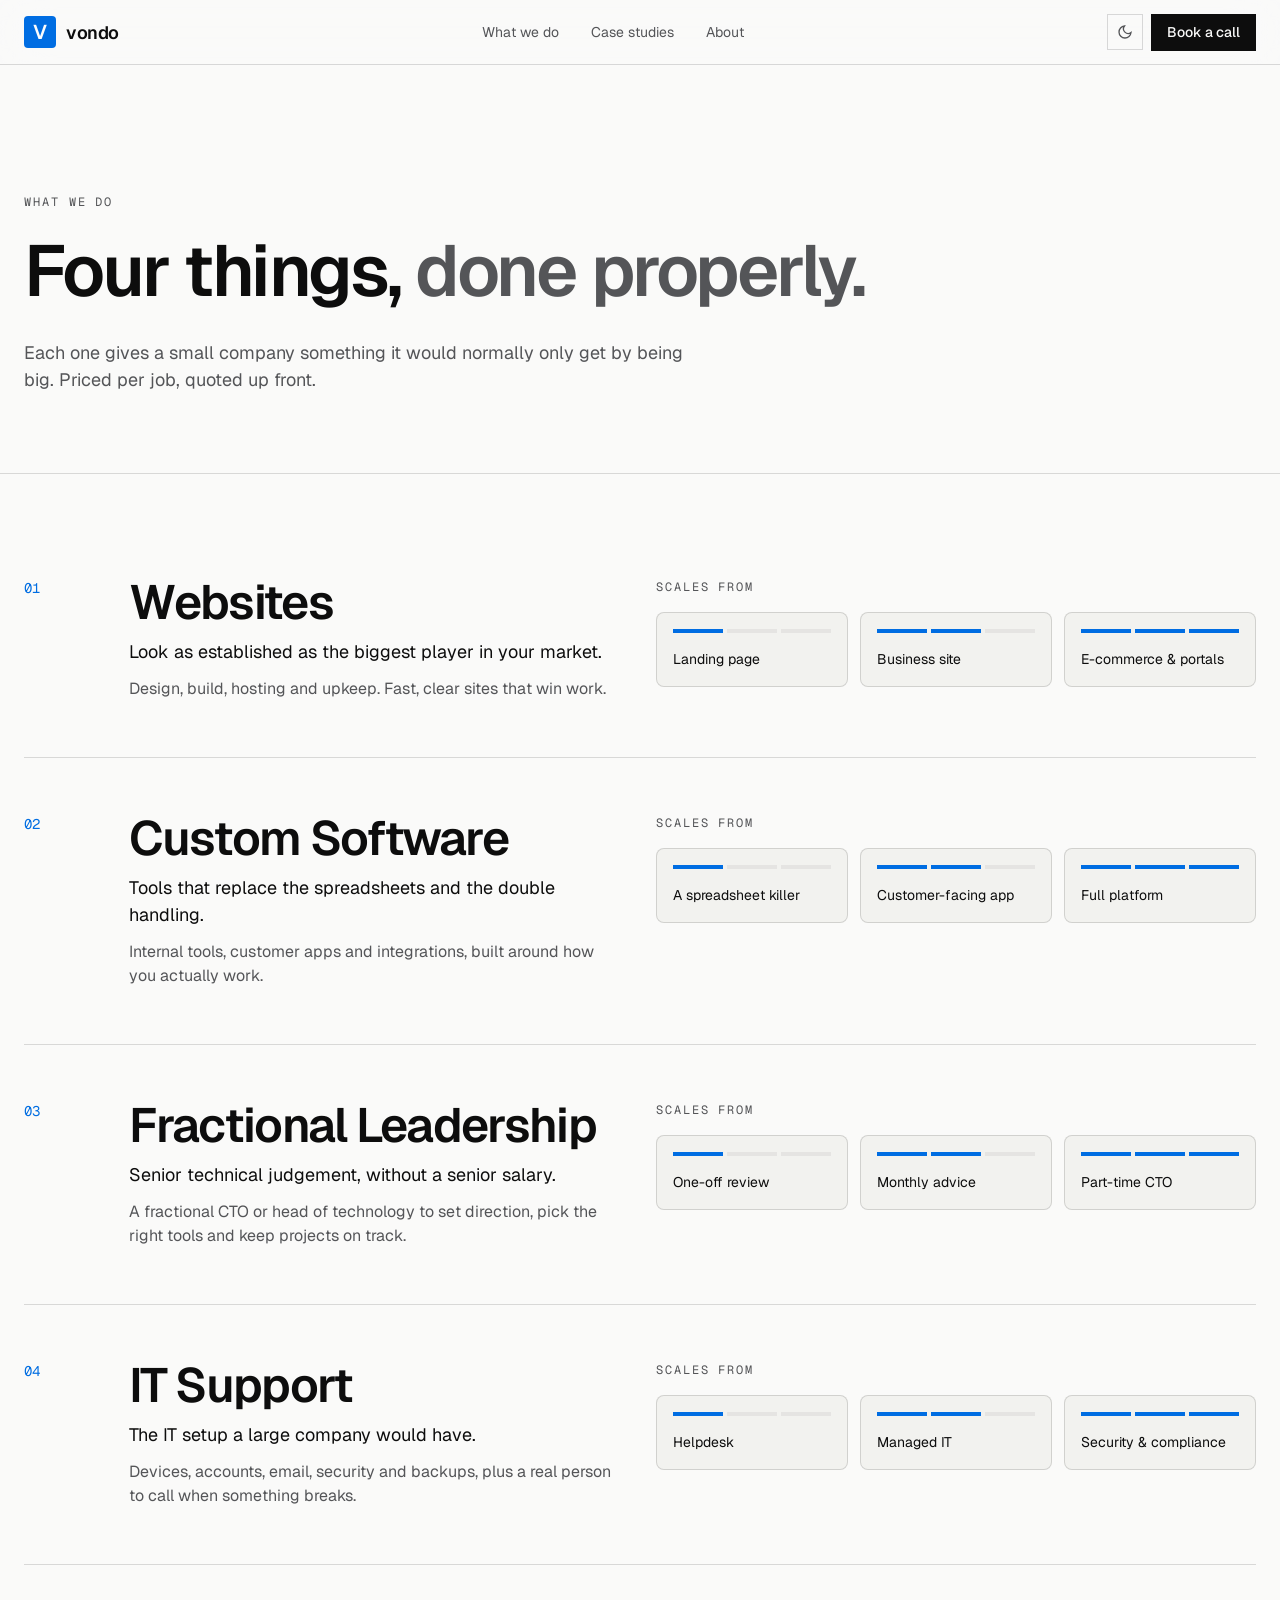
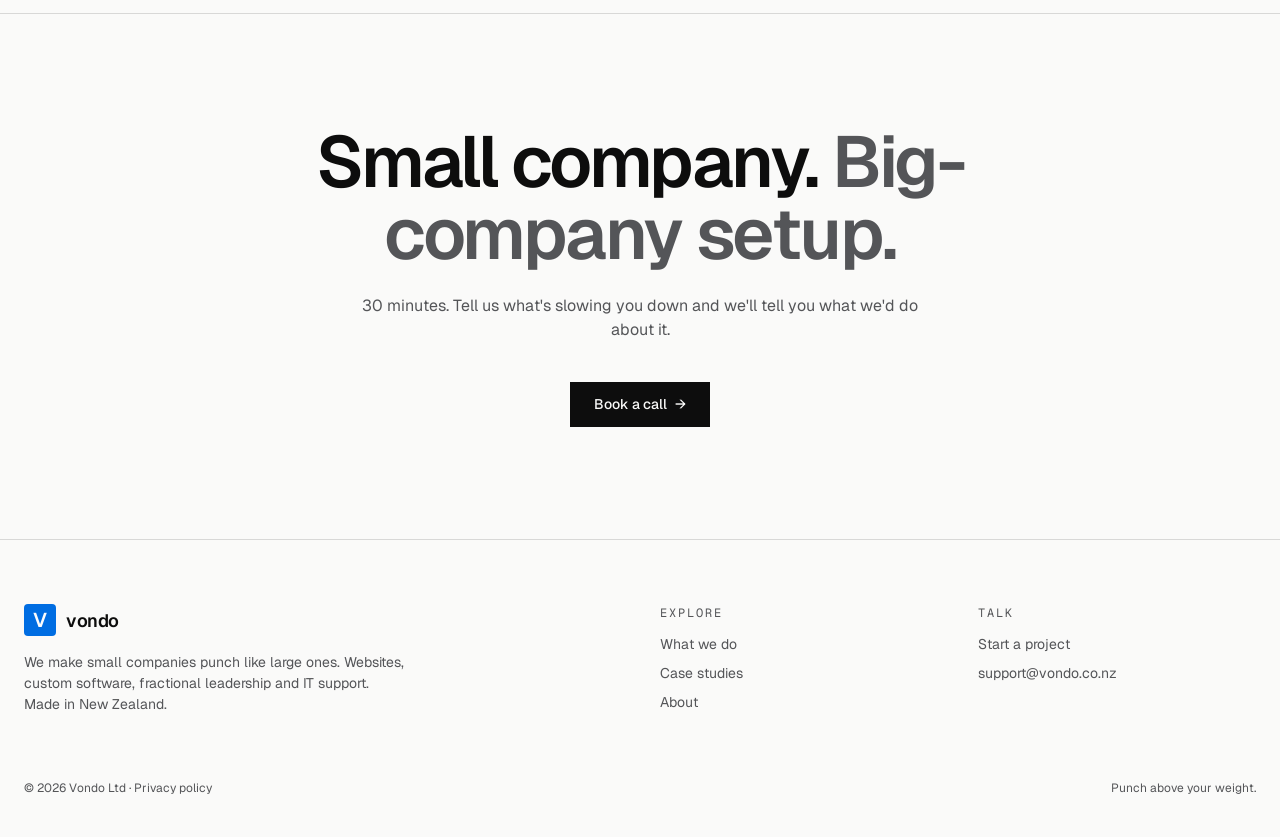
<file: services.html>
<!DOCTYPE html>
<html lang="en-NZ">
<head>
  <meta charset="UTF-8">
  <meta name="viewport" content="width=device-width, initial-scale=1">
  <title>What we do — Vondo</title>
  <meta name="description" content="Websites, custom software, fractional leadership and IT support for small companies.">
  <meta property="og:site_name" content="Vondo">
  <meta property="og:title" content="What we do — Vondo">
  <meta property="og:description" content="Websites, custom software, fractional leadership and IT support.">
  <meta property="og:type" content="website">
  <meta name="twitter:card" content="summary_large_image">
  <link rel="icon" type="image/svg+xml" href="/assets/favicon.svg">
  <link rel="preconnect" href="https://fonts.googleapis.com">
  <link rel="preconnect" href="https://fonts.gstatic.com" crossorigin>
  <link rel="stylesheet" href="https://fonts.googleapis.com/css2?family=Geist:wght@300..700&amp;family=Geist+Mono&amp;display=swap">
  <link rel="stylesheet" href="/styles.css">
  <script>try{if(localStorage.getItem("theme")==="dark")document.documentElement.classList.add("dark")}catch(e){}</script>
</head>
<body>

  <header class="site-header">
    <div class="container header-inner">
      <a href="/" class="logo">
        <span class="logo-mark">V</span>
        <span class="logo-text">vondo</span>
      </a>
      <nav class="nav-main" aria-label="Main">
        <a href="/#compare" class="link-muted">What we do</a>
        <a href="/case-studies.html" class="link-muted">Case studies</a>
        <a href="/about.html" class="link-muted">About</a>
      </nav>
      <div class="header-actions">
        <button type="button" class="theme-toggle" aria-label="Switch to dark mode">
          <svg class="icon-moon" width="16" height="16" viewBox="0 0 24 24" fill="none" stroke="currentColor" stroke-width="2" aria-hidden="true"><path d="M21 12.8A9 9 0 1 1 11.2 3a7 7 0 0 0 9.8 9.8z"/></svg>
          <svg class="icon-sun" width="16" height="16" viewBox="0 0 24 24" fill="none" stroke="currentColor" stroke-width="2" aria-hidden="true"><circle cx="12" cy="12" r="4"/><path d="M12 2v2M12 20v2M4.9 4.9l1.4 1.4M17.7 17.7l1.4 1.4M2 12h2M20 12h2M4.9 19.1l1.4-1.4M17.7 6.3l1.4-1.4"/></svg>
        </button>
        <a href="/contact.html" class="header-cta">Book a call</a>
      </div>
    </div>
    <nav class="nav-mobile" aria-label="Main">
    <a href="/#compare">What we do</a>
    <a href="/case-studies.html">Case studies</a>
    <a href="/about.html">About</a>
    </nav>
  </header>

  <main>
    <section class="page-hero">
      <div class="container">
        <p class="eyebrow fade-up">What we do</p>
        <h1 class="display h1 fade-up">Four things, <span class="muted">done properly.</span></h1>
        <p class="lede fade-up">Each one gives a small company something it would normally only get by being big. Priced per job, quoted up front.</p>
      </div>
    </section>

    <section class="container" style="padding-top:3rem;padding-bottom:3rem">
        <div class="row12 lg service">
          <span class="idx span-1">01</span>
          <div class="span-5">
            <h2 class="display">Websites</h2>
            <p class="line">Look as established as the biggest player in your market.</p>
            <p class="body">Design, build, hosting and upkeep. Fast, clear sites that win work.</p>
          </div>
          <div class="span-6">
            <p class="eyebrow">Scales from</p>
            <div class="scale">
              <div class="scale-card">
                <div class="bars"><span class="on"></span><span></span><span></span></div>
                <p>Landing page</p>
              </div>
              <div class="scale-card">
                <div class="bars"><span class="on"></span><span class="on"></span><span></span></div>
                <p>Business site</p>
              </div>
              <div class="scale-card">
                <div class="bars"><span class="on"></span><span class="on"></span><span class="on"></span></div>
                <p>E-commerce &amp; portals</p>
              </div>
            </div>
          </div>
        </div>
        <div class="row12 lg service">
          <span class="idx span-1">02</span>
          <div class="span-5">
            <h2 class="display">Custom Software</h2>
            <p class="line">Tools that replace the spreadsheets and the double handling.</p>
            <p class="body">Internal tools, customer apps and integrations, built around how you actually work.</p>
          </div>
          <div class="span-6">
            <p class="eyebrow">Scales from</p>
            <div class="scale">
              <div class="scale-card">
                <div class="bars"><span class="on"></span><span></span><span></span></div>
                <p>A spreadsheet killer</p>
              </div>
              <div class="scale-card">
                <div class="bars"><span class="on"></span><span class="on"></span><span></span></div>
                <p>Customer-facing app</p>
              </div>
              <div class="scale-card">
                <div class="bars"><span class="on"></span><span class="on"></span><span class="on"></span></div>
                <p>Full platform</p>
              </div>
            </div>
          </div>
        </div>
        <div class="row12 lg service">
          <span class="idx span-1">03</span>
          <div class="span-5">
            <h2 class="display">Fractional Leadership</h2>
            <p class="line">Senior technical judgement, without a senior salary.</p>
            <p class="body">A fractional CTO or head of technology to set direction, pick the right tools and keep projects on track.</p>
          </div>
          <div class="span-6">
            <p class="eyebrow">Scales from</p>
            <div class="scale">
              <div class="scale-card">
                <div class="bars"><span class="on"></span><span></span><span></span></div>
                <p>One-off review</p>
              </div>
              <div class="scale-card">
                <div class="bars"><span class="on"></span><span class="on"></span><span></span></div>
                <p>Monthly advice</p>
              </div>
              <div class="scale-card">
                <div class="bars"><span class="on"></span><span class="on"></span><span class="on"></span></div>
                <p>Part-time CTO</p>
              </div>
            </div>
          </div>
        </div>
        <div class="row12 lg service">
          <span class="idx span-1">04</span>
          <div class="span-5">
            <h2 class="display">IT Support</h2>
            <p class="line">The IT setup a large company would have.</p>
            <p class="body">Devices, accounts, email, security and backups, plus a real person to call when something breaks.</p>
          </div>
          <div class="span-6">
            <p class="eyebrow">Scales from</p>
            <div class="scale">
              <div class="scale-card">
                <div class="bars"><span class="on"></span><span></span><span></span></div>
                <p>Helpdesk</p>
              </div>
              <div class="scale-card">
                <div class="bars"><span class="on"></span><span class="on"></span><span></span></div>
                <p>Managed IT</p>
              </div>
              <div class="scale-card">
                <div class="bars"><span class="on"></span><span class="on"></span><span class="on"></span></div>
                <p>Security &amp; compliance</p>
              </div>
            </div>
          </div>
        </div>
    </section>

    <section class="border-t">
      <div class="container final-cta">
        <h2 class="display h2-lg">Small company. <span class="muted">Big-company setup.</span></h2>
        <p>30 minutes. Tell us what's slowing you down and we'll tell you what we'd do about it.</p>
        <div class="actions"><a href="/contact.html" class="btn btn-primary">Book a call <span aria-hidden="true">→</span></a></div>
      </div>
    </section>
  </main>

  <footer class="site-footer">
    <div class="container footer-grid">
      <div class="footer-about">
        <a href="/" class="logo">
          <span class="logo-mark">V</span>
          <span class="logo-text">vondo</span>
        </a>
        <p class="blurb">We make small companies punch like large ones. Websites, custom software, fractional leadership and IT support. Made in New Zealand.</p>
      </div>
      <div class="footer-col">
        <p class="eyebrow">Explore</p>
        <a href="/#compare" class="link-muted">What we do</a>
        <a href="/case-studies.html" class="link-muted">Case studies</a>
        <a href="/about.html" class="link-muted">About</a>
      </div>
      <div class="footer-col">
        <p class="eyebrow">Talk</p>
        <a href="/contact.html" class="link-muted">Start a project</a>
        <a href="mailto:support@vondo.co.nz" class="link-muted">support@vondo.co.nz</a>
      </div>
    </div>
    <div class="container footer-bottom">
      <span>&copy; <span data-year>2026</span> Vondo Ltd &middot; <a href="/privacy-policy.html">Privacy policy</a></span>
      <span>Punch above your weight.</span>
    </div>
  </footer>

  <script src="/main.js"></script>
</body>
</html>
</file>
<file: styles.css>
/* ---------- Theme ---------- */

:root {
  --font-sans: "Geist", ui-sans-serif, system-ui, sans-serif;
  --font-mono: "Geist Mono", ui-monospace, monospace;
  --radius: 0.25rem;

  --background: oklch(0.985 0.002 90);
  --foreground: oklch(0.16 0 0);
  --card: oklch(0.96 0.003 90);
  --primary: oklch(0.55 0.2 255);
  --primary-foreground: oklch(0.99 0 0);
  --muted: oklch(0.92 0.003 90);
  --muted-foreground: oklch(0.45 0.005 260);
  --border: oklch(0.16 0 0 / 14%);
}

.dark {
  --background: oklch(0.15 0 0);
  --foreground: oklch(0.96 0.002 90);
  --card: oklch(0.19 0 0);
  --primary: oklch(0.68 0.17 255);
  --primary-foreground: oklch(0.15 0 0);
  --muted: oklch(0.24 0 0);
  --muted-foreground: oklch(0.68 0.005 260);
  --border: oklch(1 0 0 / 12%);
}

/* ---------- Base ---------- */

*, *::before, *::after { box-sizing: border-box; margin: 0; padding: 0; border: 0 solid var(--border); }

html { scroll-behavior: smooth; }

body {
  background: var(--background);
  color: var(--foreground);
  font-family: var(--font-sans);
  line-height: 1.5;
  -webkit-font-smoothing: antialiased;
}

::selection { background: var(--primary); color: var(--primary-foreground); }

a { color: inherit; text-decoration: none; }
img { display: block; max-width: 100%; }
button { font: inherit; color: inherit; background: none; cursor: pointer; }

.container { max-width: 80rem; margin: 0 auto; padding: 0 1.5rem; }
.container-narrow { max-width: 48rem; margin: 0 auto; padding: 0 1.5rem; }

.muted { color: var(--muted-foreground); }
.fg { color: var(--foreground); }
.primary { color: var(--primary); }

.eyebrow {
  font-family: var(--font-mono);
  font-size: 0.75rem;
  letter-spacing: 0.16em;
  text-transform: uppercase;
  color: var(--muted-foreground);
}

.mono { font-family: var(--font-mono); }

.display {
  font-weight: 600;
  letter-spacing: -0.035em;
  line-height: 1;
}

.fade-up { animation: fade-up 0.9s cubic-bezier(0.2, 0.7, 0.2, 1) both; }

@keyframes fade-up {
  from { opacity: 0; transform: translateY(16px); }
  to { opacity: 1; transform: none; }
}

@media (prefers-reduced-motion: reduce) {
  html { scroll-behavior: auto; }
  .fade-up { animation: none; }
}

/* ---------- Buttons ---------- */

.btn {
  display: inline-flex;
  align-items: center;
  gap: 0.5rem;
  border-radius: calc(var(--radius) - 4px);
  padding: 0.75rem 1.5rem;
  font-size: 0.875rem;
  font-weight: 500;
  transition: all 0.15s;
}

.btn-primary { background: var(--foreground); color: var(--background); }
.btn-primary:hover { background: var(--primary); color: var(--primary-foreground); }

.btn-ghost { border: 1px solid var(--border); }
.btn-ghost:hover { border-color: color-mix(in oklch, var(--foreground) 40%, transparent); }

.btn-lg { padding: 1rem 2rem; font-size: 1rem; }

.link-muted { color: var(--muted-foreground); transition: color 0.15s; }
.link-muted:hover, .link-muted.active { color: var(--foreground); }

.link-primary { color: var(--primary); font-size: 0.875rem; }
.link-primary:hover { text-decoration: underline; }

/* ---------- Header ---------- */

.site-header {
  position: sticky;
  top: 0;
  z-index: 50;
  border-bottom: 1px solid var(--border);
  background: color-mix(in oklch, var(--background) 70%, transparent);
  backdrop-filter: blur(24px);
  -webkit-backdrop-filter: blur(24px);
}

.header-inner {
  display: flex;
  align-items: center;
  justify-content: space-between;
  gap: 1.5rem;
  height: 4rem;
}

.logo { display: flex; align-items: center; gap: 0.625rem; }

.logo-mark {
  display: grid;
  place-items: center;
  width: 2rem;
  height: 2rem;
  border-radius: var(--radius);
  background: var(--primary);
  color: var(--primary-foreground);
  font-size: 1.25rem;
  font-weight: 600;
  letter-spacing: -0.035em;
  line-height: 1;
}

.logo-text { font-size: 1.125rem; font-weight: 600; letter-spacing: -0.025em; }

.nav-main { display: none; align-items: center; gap: 2rem; font-size: 0.875rem; }

.header-actions { display: flex; align-items: center; gap: 0.5rem; }

.theme-toggle {
  display: grid;
  place-items: center;
  width: 2.25rem;
  height: 2.25rem;
  flex-shrink: 0;
  border: 1px solid var(--border);
  border-radius: calc(var(--radius) - 4px);
  color: var(--muted-foreground);
  transition: color 0.15s;
}
.theme-toggle:hover { color: var(--foreground); }
.theme-toggle .icon-sun { display: none; }
html.dark .theme-toggle .icon-sun { display: block; }
html.dark .theme-toggle .icon-moon { display: none; }

.header-cta {
  flex-shrink: 0;
  border-radius: calc(var(--radius) - 4px);
  background: var(--foreground);
  color: var(--background);
  padding: 0.5rem 1rem;
  font-size: 0.875rem;
  font-weight: 500;
  transition: background 0.15s;
}
.header-cta:hover { background: var(--primary); }

.nav-mobile {
  display: flex;
  gap: 1.25rem;
  overflow-x: auto;
  border-top: 1px solid var(--border);
  padding: 0.5rem 1.5rem;
  font-size: 0.75rem;
}
.nav-mobile a { flex-shrink: 0; color: var(--muted-foreground); }

@media (min-width: 768px) {
  .nav-main { display: flex; }
  .nav-mobile { display: none; }
}

/* ---------- Footer ---------- */

.site-footer { border-top: 1px solid var(--border); }

.footer-grid { display: grid; gap: 2.5rem; padding-top: 4rem; padding-bottom: 4rem; }
.footer-grid p.blurb { margin-top: 1rem; max-width: 24rem; font-size: 0.875rem; color: var(--muted-foreground); }
.footer-col { font-size: 0.875rem; }
.footer-col .eyebrow { margin-bottom: 0.75rem; }
.footer-col a { display: block; margin-top: 0.5rem; }

.footer-bottom {
  display: flex;
  flex-wrap: wrap;
  justify-content: space-between;
  gap: 1rem;
  padding-bottom: 2.5rem;
  font-size: 0.75rem;
  color: var(--muted-foreground);
}
.footer-bottom a:hover { color: var(--foreground); }

@media (min-width: 768px) {
  .footer-grid { grid-template-columns: repeat(4, 1fr); }
  .footer-grid .footer-about { grid-column: span 2; }
}

/* ---------- Sections ---------- */

.section { padding-top: 7rem; padding-bottom: 7rem; }
.section-md { padding-top: 6rem; padding-bottom: 6rem; }
.border-t { border-top: 1px solid var(--border); }
.border-b { border-bottom: 1px solid var(--border); }
.border-y { border-top: 1px solid var(--border); border-bottom: 1px solid var(--border); }

.h1 { font-size: 3.75rem; max-width: 64rem; }
.h1-hero { font-size: 4.5rem; }
.h2 { font-size: 3rem; }
.h2-lg { font-size: 3rem; }

@media (min-width: 768px) {
  .h1 { font-size: 4.5rem; }
  .h1-hero { font-size: 6rem; }
  .h2 { font-size: 3.75rem; }
  .h2-lg { font-size: 4.5rem; }
}

.lede { margin-top: 2rem; max-width: 42rem; font-size: 1.125rem; color: var(--muted-foreground); }

/* Page hero */
.page-hero { border-bottom: 1px solid var(--border); }
.page-hero .container { padding-top: 6rem; padding-bottom: 5rem; }
.page-hero h1 { margin-top: 1.5rem; }
@media (min-width: 768px) { .page-hero .container { padding-top: 8rem; } }

/* Home hero (always dark) */
.home-hero { border-bottom: 1px solid var(--border); background: var(--background); color: var(--foreground); }
.home-hero .container { padding-top: 7rem; padding-bottom: 7rem; }
.home-hero h1 { margin-top: 1.5rem; }
.home-hero .lede { max-width: 36rem; }
.home-hero .actions { margin-top: 2.5rem; display: flex; flex-wrap: wrap; gap: 0.75rem; }
@media (min-width: 768px) {
  .home-hero .container { padding-top: 10rem; }
  .home-hero .lede { font-size: 1.25rem; }
}

/* Comparison table */
#compare { scroll-margin-top: 5rem; }
.compare { margin-top: 3.5rem; overflow: hidden; border: 1px solid var(--border); border-radius: calc(var(--radius) - 2px); }
.compare-row { display: grid; grid-template-columns: 1fr 1fr; border-bottom: 1px solid var(--border); }
.compare-row:last-child { border-bottom: 0; }
.compare-row p { padding: 1.25rem; }
.compare-head { background: var(--card); }
.compare-head .eyebrow:last-child { color: var(--primary); }

/* Tile grid (1px gaps drawn as borders) */
.tiles {
  margin-top: 3.5rem;
  display: grid;
  gap: 1px;
  overflow: hidden;
  border: 1px solid var(--border);
  border-radius: calc(var(--radius) - 2px);
  background: var(--border);
}
.tile { background: var(--background); padding: 2rem; transition: background 0.15s; }
.tiles.hover .tile:hover { background: var(--card); }
.tile h3 { font-size: 1.5rem; font-weight: 500; margin-top: 1.5rem; }
.tile h3.sm { font-size: 1.125rem; margin-top: 0; }
.tile p { margin-top: 0.5rem; color: var(--muted-foreground); }
@media (min-width: 640px) { .tiles { grid-template-columns: 1fr 1fr; } }

.section-head { display: flex; flex-wrap: wrap; align-items: flex-end; justify-content: space-between; gap: 1.5rem; }
.section-head .link-muted { font-size: 0.875rem; }

/* Steps */
.steps { margin-top: 2.5rem; display: grid; gap: 3rem; }
.step { border-top: 1px solid var(--border); padding-top: 1.5rem; }
.step img { margin-bottom: 1.5rem; width: 8rem; height: 8rem; border-radius: 9999px; object-fit: cover; }
.step .num { font-size: 3.75rem; color: color-mix(in oklch, var(--muted-foreground) 50%, transparent); }
.step h3 { margin-top: 1rem; font-size: 1.5rem; font-weight: 500; }
.step p { margin-top: 0.75rem; color: var(--muted-foreground); }
@media (min-width: 768px) { .steps { grid-template-columns: repeat(3, 1fr); } }

/* Strip */
.strip { display: flex; flex-wrap: wrap; align-items: center; justify-content: space-between; gap: 1.5rem; padding-top: 3.5rem; padding-bottom: 3.5rem; }
.strip p { max-width: 36rem; color: var(--muted-foreground); }

/* Final CTA */
.final-cta { text-align: center; padding-top: 7rem; padding-bottom: 7rem; }
.final-cta h2 { margin: 0 auto; max-width: 56rem; }
.final-cta p { margin: 1.5rem auto 0; max-width: 36rem; color: var(--muted-foreground); }
.final-cta .actions { margin-top: 2.5rem; display: flex; justify-content: center; }

/* 12-column rows (services, about, case studies) */
.row12 { display: grid; gap: 1rem; border-bottom: 1px solid var(--border); padding-top: 2.5rem; padding-bottom: 2.5rem; }
.row12.lg { gap: 2rem; padding-top: 3.5rem; padding-bottom: 3.5rem; }
.row12 .idx { font-family: var(--font-mono); font-size: 0.875rem; color: var(--primary); }
@media (min-width: 768px) {
  .row12 { grid-template-columns: repeat(12, 1fr); }
  .span-1 { grid-column: span 1; }
  .span-5 { grid-column: span 5; }
  .span-6 { grid-column: span 6; }
  .span-7 { grid-column: span 7; }
  .md-pt { padding-top: 0.75rem; }
}

.value h2 { font-size: 2.25rem; }
@media (min-width: 768px) { .value h2 { font-size: 3rem; } }

.service h2 { font-size: 3rem; }
.service .line { margin-top: 0.75rem; font-size: 1.125rem; }
.service .body { margin-top: 0.75rem; color: var(--muted-foreground); }

.scale { margin-top: 1rem; display: grid; gap: 0.75rem; }
.scale-card { border: 1px solid var(--border); border-radius: calc(var(--radius) + 4px); background: var(--card); padding: 1rem; }
.scale-card p { margin-top: 1rem; font-size: 0.875rem; }
.bars { display: flex; gap: 0.25rem; }
.bars span { height: 0.25rem; flex: 1; border-radius: calc(var(--radius) - 4px); background: var(--muted); }
.bars span.on { background: var(--primary); }
@media (min-width: 640px) { .scale { grid-template-columns: repeat(3, 1fr); } }

/* Case study */
.case-intro h2 { margin-top: 1rem; font-size: 3rem; }
.case-intro .copy p + p { margin-top: 1rem; }
.case-intro .copy { color: var(--muted-foreground); }
.actions-row { margin-top: 3rem; display: flex; flex-wrap: wrap; gap: 0.75rem; }

/* Contact */
.contact-note { margin-top: 2rem; max-width: 32rem; font-size: 0.875rem; color: var(--muted-foreground); }

/* 404 */
.not-found { display: flex; min-height: 60vh; align-items: center; justify-content: center; text-align: center; padding: 4rem 1.5rem; }
.not-found h1 { font-size: 4.5rem; font-weight: 700; }
.not-found h2 { margin-top: 1rem; font-size: 1.25rem; font-weight: 600; }
.not-found p { margin-top: 0.5rem; font-size: 0.875rem; color: var(--muted-foreground); }
.not-found .actions { margin-top: 1.5rem; }

/* ---------- Prose (privacy policy) ---------- */

.prose { max-width: 48rem; margin: 0 auto; padding: 4rem 1.5rem 6rem; }
.prose h2 { margin-top: 2.5rem; font-size: 1.5rem; font-weight: 600; letter-spacing: -0.02em; }
.prose p, .prose ul { margin-top: 1rem; color: var(--muted-foreground); }
.prose ul { padding-left: 1.25rem; }
.prose li + li { margin-top: 0.5rem; }
.prose strong { color: var(--foreground); font-weight: 500; }
.prose a { color: var(--primary); }
.prose a:hover { text-decoration: underline; }
</file>
